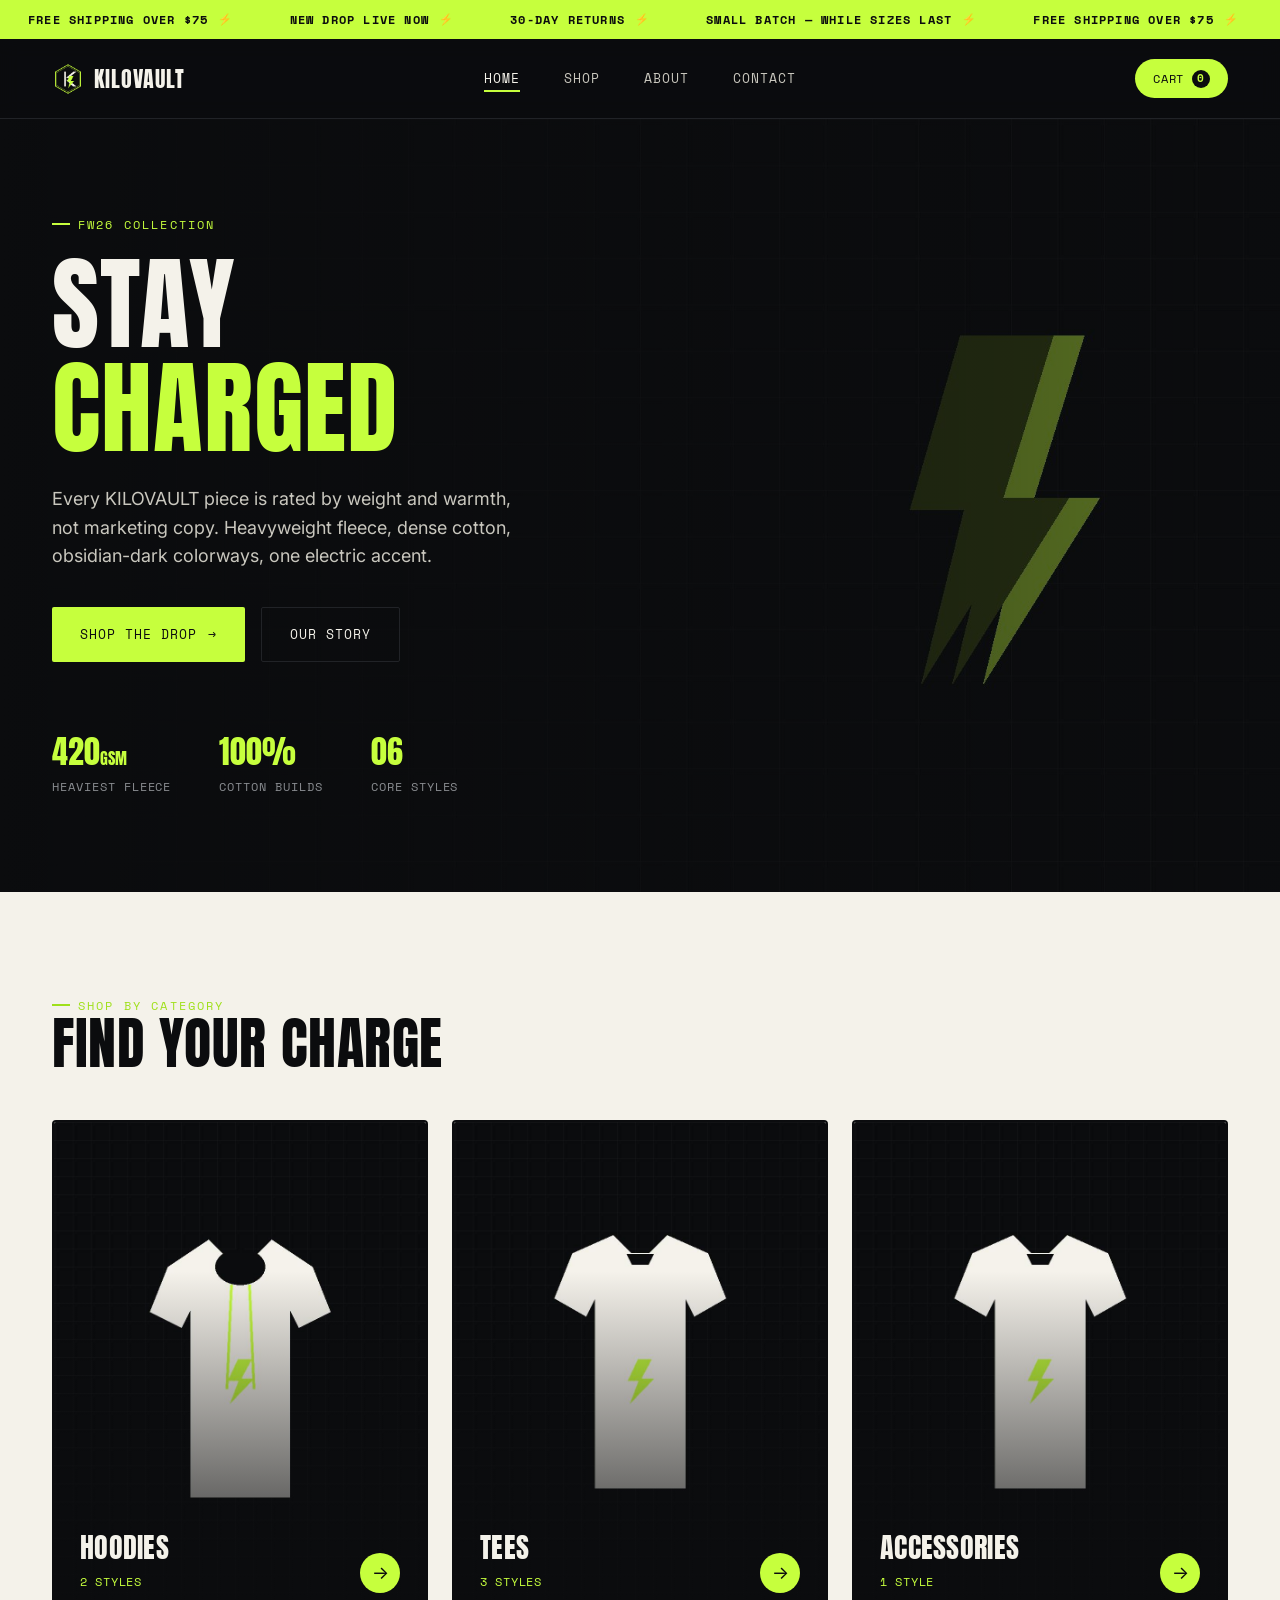
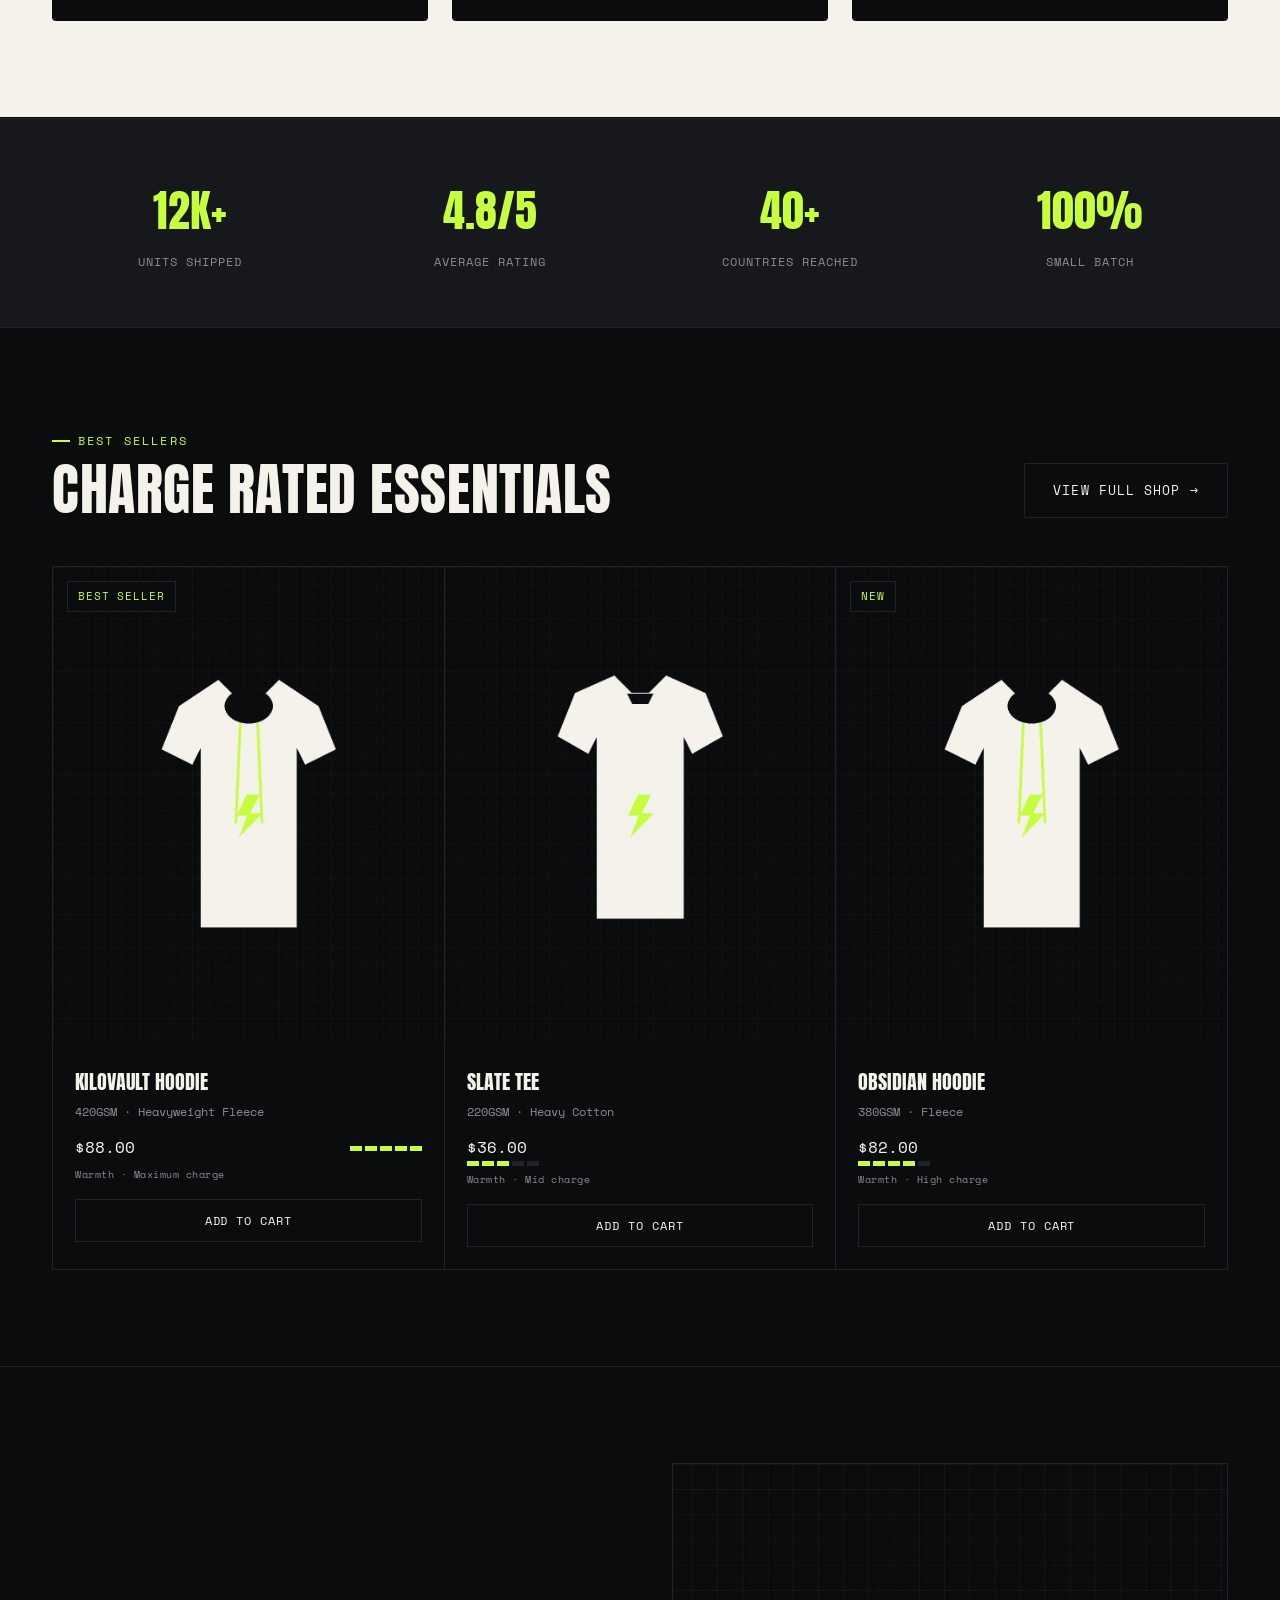
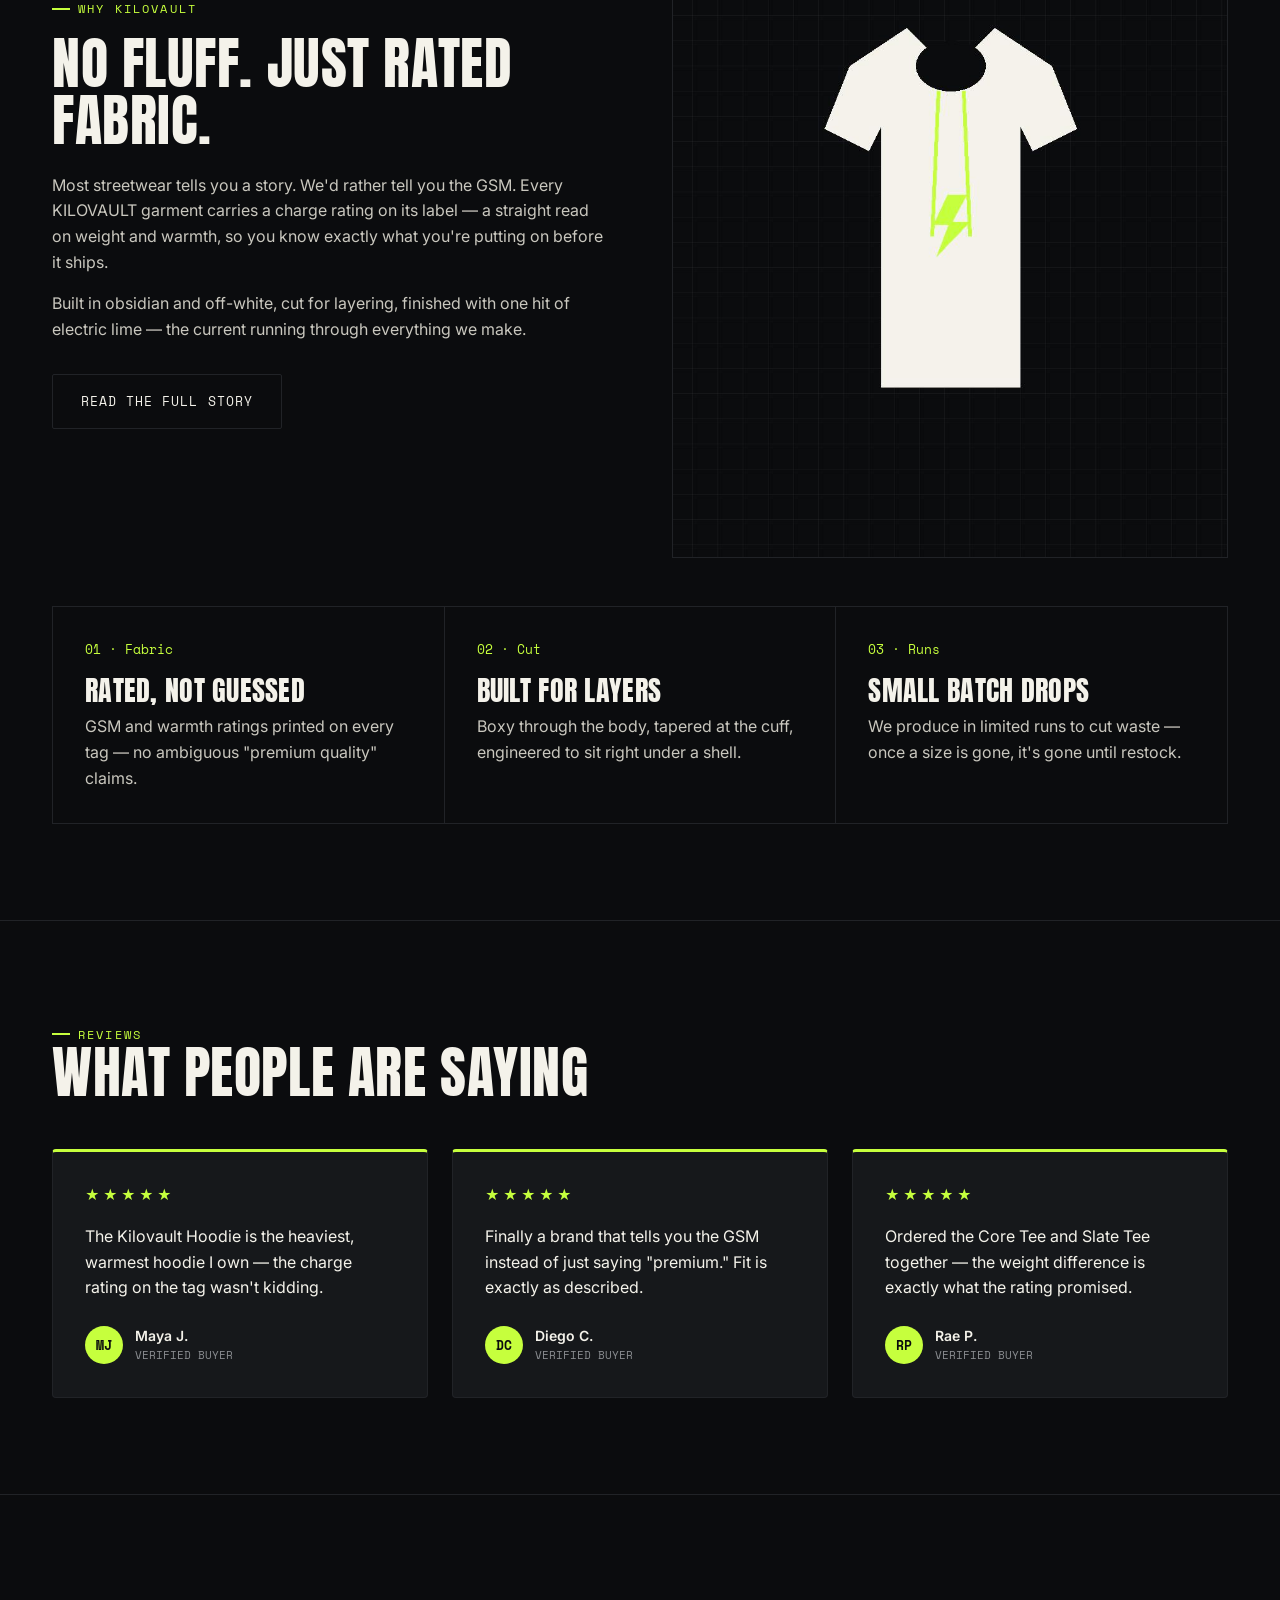
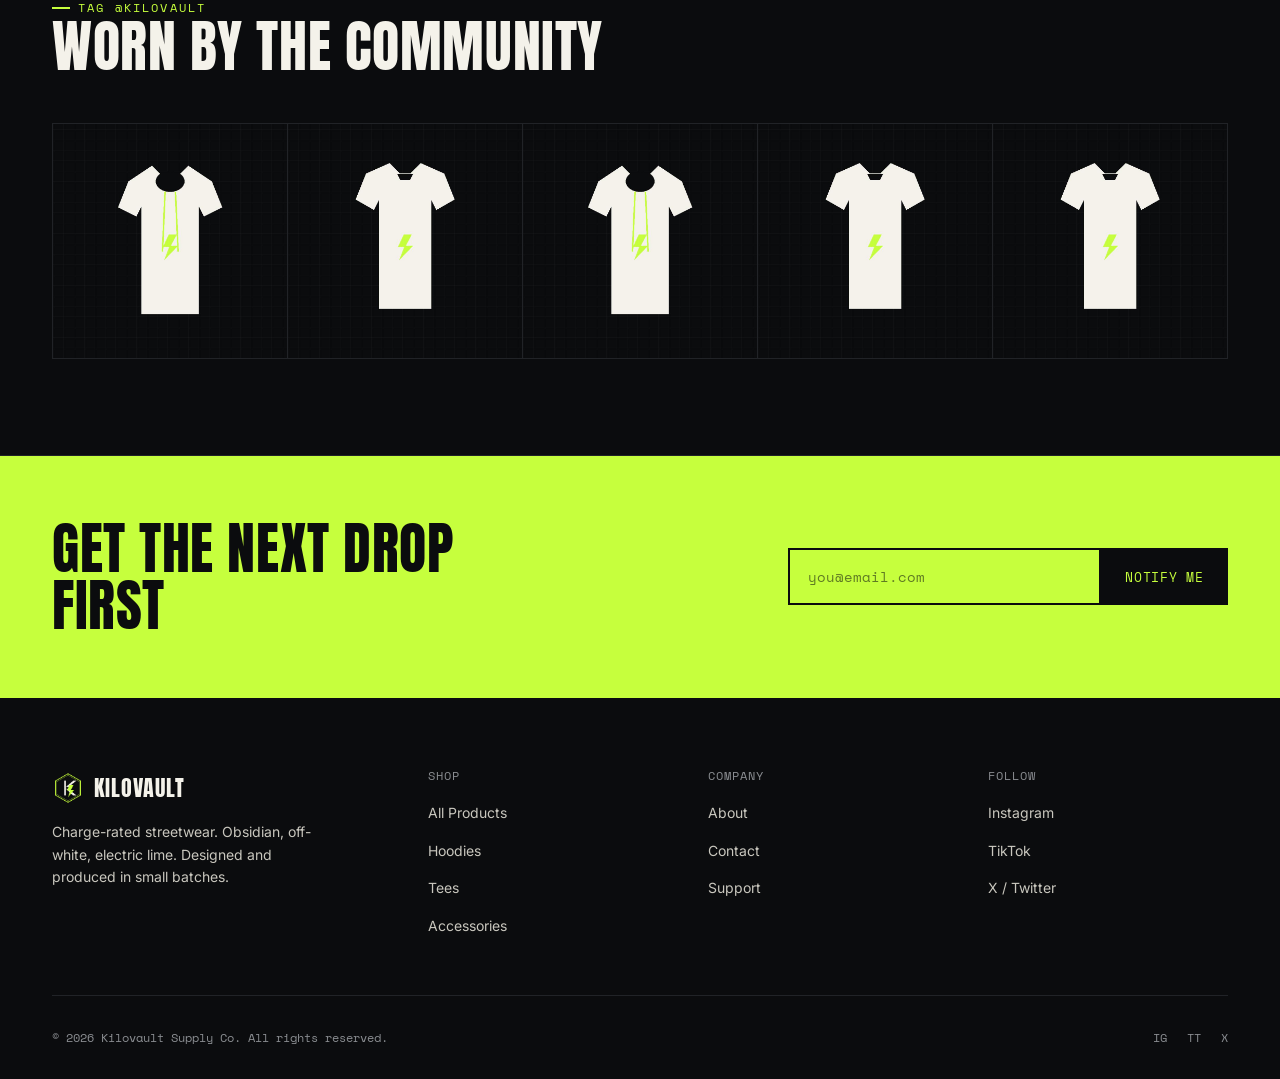
<file: index.html>
<!DOCTYPE html>
<html lang="en">
<head>
<meta charset="UTF-8">
<meta name="viewport" content="width=device-width, initial-scale=1.0">
<title>KILOVAULT — Streetwear Built for Charge</title>
<meta name="description" content="KILOVAULT is a streetwear label built around one idea: garments rated for how much they hold up. Obsidian palette, electric lime accent, off-white essentials.">
<link rel="icon" href="images/logo.png" type="image/png">
<link rel="preconnect" href="https://fonts.googleapis.com">
<link rel="preconnect" href="https://fonts.gstatic.com" crossorigin>
<link href="https://fonts.googleapis.com/css2?family=Anton&family=Inter:wght@400;500;600;700&family=Space+Mono:wght@400;700&display=swap" rel="stylesheet">
<link rel="stylesheet" href="css/style.css">
</head>
<body>

<div class="promo-bar" aria-hidden="true">
  <div class="promo-track">
    <span>Free shipping over $75</span>
    <span>New drop live now</span>
    <span>30-day returns</span>
    <span>Small batch — while sizes last</span>
    <span>Free shipping over $75</span>
    <span>New drop live now</span>
    <span>30-day returns</span>
    <span>Small batch — while sizes last</span>
  </div>
</div>

<header class="site-header">
  <nav class="nav">
    <a href="index.html" class="brand">
      <img src="images/logo.png" alt="Kilovault logo">
      KILOVAULT
    </a>
    <ul class="nav-links">
      <li><a href="index.html" aria-current="page">Home</a></li>
      <li><a href="shop.html">Shop</a></li>
      <li><a href="about.html">About</a></li>
      <li><a href="contact.html">Contact</a></li>
    </ul>
    <div class="nav-actions">
      <a href="cart.html" class="cart-btn" aria-label="View cart">
        Cart <span class="cart-count">0</span>
      </a>
      <button class="nav-toggle" aria-label="Toggle menu" aria-expanded="false">
        <span></span><span></span><span></span>
      </button>
    </div>
  </nav>
</header>

<main>

  <!-- HERO -->
  <section class="hero">
    <div class="hero-bg" aria-hidden="true"></div>
    <div class="wrap">
      <div class="hero-content">
        <span class="eyebrow">FW26 Collection</span>
        <h1>STAY<br><span class="accent">CHARGED</span></h1>
        <p class="hero-sub">Every KILOVAULT piece is rated by weight and warmth, not marketing copy. Heavyweight fleece, dense cotton, obsidian-dark colorways, one electric accent.</p>
        <div class="hero-cta">
          <a href="shop.html" class="btn btn-primary">Shop the Drop <span class="btn-arrow">→</span></a>
          <a href="about.html" class="btn btn-outline">Our Story</a>
        </div>
        <div class="hero-stats">
          <div class="hero-stat">
            <div class="num">420<span style="font-size:16px;">GSM</span></div>
            <div class="label">Heaviest Fleece</div>
          </div>
          <div class="hero-stat">
            <div class="num">100%</div>
            <div class="label">Cotton Builds</div>
          </div>
          <div class="hero-stat">
            <div class="num">06</div>
            <div class="label">Core Styles</div>
          </div>
        </div>
      </div>
    </div>
  </section>

  <!-- SHOP BY CATEGORY -->
  <section class="section section-light">
    <div class="wrap">
      <span class="eyebrow">Shop By Category</span>
      <h2>Find Your Charge</h2>
      <div class="category-grid">
        <a href="shop.html" class="category-card">
          <img src="images/hoodie1.jpg" alt="Shop hoodies">
          <div class="category-label">
            <div>
              <h3>Hoodies</h3>
              <span class="count">2 Styles</span>
            </div>
            <span class="arrow">→</span>
          </div>
        </a>
        <a href="shop.html" class="category-card">
          <img src="images/tshirt2.jpg" alt="Shop tees">
          <div class="category-label">
            <div>
              <h3>Tees</h3>
              <span class="count">3 Styles</span>
            </div>
            <span class="arrow">→</span>
          </div>
        </a>
        <a href="shop.html" class="category-card">
          <img src="images/cap1.jpg" alt="Shop accessories">
          <div class="category-label">
            <div>
              <h3>Accessories</h3>
              <span class="count">1 Style</span>
            </div>
            <span class="arrow">→</span>
          </div>
        </a>
      </div>
    </div>
  </section>

  <!-- STAT BAND -->
  <section class="stat-band">
    <div class="wrap">
      <div>
        <div class="num">12K+</div>
        <div class="label">Units Shipped</div>
      </div>
      <div>
        <div class="num">4.8/5</div>
        <div class="label">Average Rating</div>
      </div>
      <div>
        <div class="num">40+</div>
        <div class="label">Countries Reached</div>
      </div>
      <div>
        <div class="num">100%</div>
        <div class="label">Small Batch</div>
      </div>
    </div>
  </section>

  <!-- FEATURED PRODUCTS -->
  <section class="section" id="featured">
    <div class="wrap">
      <div class="section-head">
        <div>
          <span class="eyebrow">Best Sellers</span>
          <h2>Charge Rated Essentials</h2>
        </div>
        <a href="shop.html" class="btn btn-outline">View Full Shop <span class="btn-arrow">→</span></a>
      </div>

      <div class="product-grid">

        <article class="product-card">
          <div class="product-media">
            <span class="product-tag">Best Seller</span>
            <img src="images/hoodie1.jpg" alt="Kilovault Hoodie in obsidian with electric lime chest mark">
          </div>
          <div class="product-info">
            <div class="name">Kilovault Hoodie</div>
            <div class="spec">420GSM · Heavyweight Fleece</div>
            <div class="product-foot">
              <span class="price">$88.00</span>
              <div>
                <div class="charge-meter" aria-hidden="true">
                  <span class="seg on"></span><span class="seg on"></span><span class="seg on"></span><span class="seg on"></span><span class="seg on"></span>
                </div>
              </div>
            </div>
            <span class="charge-label">Warmth · Maximum charge</span>
            <button class="add-btn" data-id="hoodie1" data-name="Kilovault Hoodie" data-price="88.00" data-spec="420GSM · Heavyweight Fleece" data-image="images/hoodie1.jpg">Add to Cart</button>
          </div>
        </article>

        <article class="product-card">
          <div class="product-media">
            <img src="images/tshirt2.jpg" alt="Slate Tee in off-white with electric lime bolt mark">
          </div>
          <div class="product-info">
            <div class="name">Slate Tee</div>
            <div class="spec">220GSM · Heavy Cotton</div>
            <div class="product-foot">
              <span class="price">$36.00</span>
            </div>
            <div class="charge-meter" aria-hidden="true">
              <span class="seg on"></span><span class="seg on"></span><span class="seg on"></span><span class="seg"></span><span class="seg"></span>
            </div>
            <span class="charge-label">Warmth · Mid charge</span>
            <button class="add-btn" data-id="tshirt2" data-name="Slate Tee" data-price="36.00" data-spec="220GSM · Heavy Cotton" data-image="images/tshirt2.jpg">Add to Cart</button>
          </div>
        </article>

        <article class="product-card">
          <div class="product-media">
            <span class="product-tag">New</span>
            <img src="images/hoodie2.jpg" alt="Obsidian Hoodie with electric lime chest mark">
          </div>
          <div class="product-info">
            <div class="name">Obsidian Hoodie</div>
            <div class="spec">380GSM · Fleece</div>
            <div class="product-foot">
              <span class="price">$82.00</span>
            </div>
            <div class="charge-meter" aria-hidden="true">
              <span class="seg on"></span><span class="seg on"></span><span class="seg on"></span><span class="seg on"></span><span class="seg"></span>
            </div>
            <span class="charge-label">Warmth · High charge</span>
            <button class="add-btn" data-id="hoodie2" data-name="Obsidian Hoodie" data-price="82.00" data-spec="380GSM · Fleece" data-image="images/hoodie2.jpg">Add to Cart</button>
          </div>
        </article>

      </div>
    </div>
  </section>

  <!-- BRAND STATEMENT -->
  <section class="section">
    <div class="wrap">
      <div class="statement">
        <div>
          <span class="eyebrow">Why Kilovault</span>
          <h2>No Fluff. Just Rated Fabric.</h2>
          <p>Most streetwear tells you a story. We'd rather tell you the GSM. Every KILOVAULT garment carries a charge rating on its label — a straight read on weight and warmth, so you know exactly what you're putting on before it ships.</p>
          <p style="margin-top:16px;">Built in obsidian and off-white, cut for layering, finished with one hit of electric lime — the current running through everything we make.</p>
          <a href="about.html" class="btn btn-outline" style="margin-top:32px;">Read the Full Story</a>
        </div>
        <div class="statement-media">
          <img src="images/hoodie1.jpg" alt="Model wearing the Kilovault Hoodie">
        </div>
      </div>

      <div class="value-list">
        <div class="value-item">
          <span class="mark">01 · Fabric</span>
          <h3>Rated, Not Guessed</h3>
          <p>GSM and warmth ratings printed on every tag — no ambiguous "premium quality" claims.</p>
        </div>
        <div class="value-item">
          <span class="mark">02 · Cut</span>
          <h3>Built for Layers</h3>
          <p>Boxy through the body, tapered at the cuff, engineered to sit right under a shell.</p>
        </div>
        <div class="value-item">
          <span class="mark">03 · Runs</span>
          <h3>Small Batch Drops</h3>
          <p>We produce in limited runs to cut waste — once a size is gone, it's gone until restock.</p>
        </div>
      </div>
    </div>
  </section>

  <!-- TESTIMONIALS -->
  <section class="section">
    <div class="wrap">
      <span class="eyebrow">Reviews</span>
      <h2>What People Are Saying</h2>
      <div class="testimonial-grid">
        <div class="testimonial-card">
          <div class="testimonial-stars">★★★★★</div>
          <p class="testimonial-quote">The Kilovault Hoodie is the heaviest, warmest hoodie I own — the charge rating on the tag wasn't kidding.</p>
          <div class="testimonial-author">
            <div class="testimonial-avatar">MJ</div>
            <div>
              <div class="testimonial-name">Maya J.</div>
              <div class="testimonial-role">Verified Buyer</div>
            </div>
          </div>
        </div>
        <div class="testimonial-card">
          <div class="testimonial-stars">★★★★★</div>
          <p class="testimonial-quote">Finally a brand that tells you the GSM instead of just saying "premium." Fit is exactly as described.</p>
          <div class="testimonial-author">
            <div class="testimonial-avatar">DC</div>
            <div>
              <div class="testimonial-name">Diego C.</div>
              <div class="testimonial-role">Verified Buyer</div>
            </div>
          </div>
        </div>
        <div class="testimonial-card">
          <div class="testimonial-stars">★★★★★</div>
          <p class="testimonial-quote">Ordered the Core Tee and Slate Tee together — the weight difference is exactly what the rating promised.</p>
          <div class="testimonial-author">
            <div class="testimonial-avatar">RP</div>
            <div>
              <div class="testimonial-name">Rae P.</div>
              <div class="testimonial-role">Verified Buyer</div>
            </div>
          </div>
        </div>
      </div>
    </div>
  </section>

  <!-- COMMUNITY GALLERY -->
  <section class="section">
    <div class="wrap">
      <span class="eyebrow">Tag @kilovault</span>
      <h2>Worn By The Community</h2>
      <div class="gallery-strip">
        <div class="gallery-item"><img src="images/hoodie1.jpg" alt="Community photo wearing Kilovault Hoodie"></div>
        <div class="gallery-item"><img src="images/tshirt1.jpg" alt="Community photo wearing Core Tee"></div>
        <div class="gallery-item"><img src="images/hoodie2.jpg" alt="Community photo wearing Obsidian Hoodie"></div>
        <div class="gallery-item"><img src="images/tshirt2.jpg" alt="Community photo wearing Slate Tee"></div>
        <div class="gallery-item"><img src="images/tshirt3.jpg" alt="Community photo wearing Grid Tee"></div>
      </div>
    </div>
  </section>

  <!-- NEWSLETTER -->
  <section class="newsletter">
    <div class="wrap">
      <h2>Get the Next Drop First</h2>
      <form class="newsletter-form">
        <label for="newsletter-email" class="sr-only" style="position:absolute;left:-9999px;">Email address</label>
        <input type="email" id="newsletter-email" placeholder="you@email.com" required>
        <button type="submit">Notify Me</button>
      </form>
    </div>
  </section>

</main>

<footer class="site-footer">
  <div class="wrap">
    <div class="footer-top">
      <div class="footer-brand">
        <a href="index.html" class="brand">
          <img src="images/logo.png" alt="Kilovault logo">
          KILOVAULT
        </a>
        <p>Charge-rated streetwear. Obsidian, off-white, electric lime. Designed and produced in small batches.</p>
      </div>
      <div class="footer-col">
        <h4>Shop</h4>
        <ul>
          <li><a href="shop.html">All Products</a></li>
          <li><a href="shop.html">Hoodies</a></li>
          <li><a href="shop.html">Tees</a></li>
          <li><a href="shop.html">Accessories</a></li>
        </ul>
      </div>
      <div class="footer-col">
        <h4>Company</h4>
        <ul>
          <li><a href="about.html">About</a></li>
          <li><a href="contact.html">Contact</a></li>
          <li><a href="contact.html">Support</a></li>
        </ul>
      </div>
      <div class="footer-col">
        <h4>Follow</h4>
        <ul>
          <li><a href="#">Instagram</a></li>
          <li><a href="#">TikTok</a></li>
          <li><a href="#">X / Twitter</a></li>
        </ul>
      </div>
    </div>
    <div class="footer-bottom">
      <span>© 2026 Kilovault Supply Co. All rights reserved.</span>
      <div class="socials">
        <a href="#" aria-label="Instagram">IG</a>
        <a href="#" aria-label="TikTok">TT</a>
        <a href="#" aria-label="X / Twitter">X</a>
      </div>
    </div>
  </div>
</footer>

<script src="js/script.js"></script>
</body>
</html>
</file>
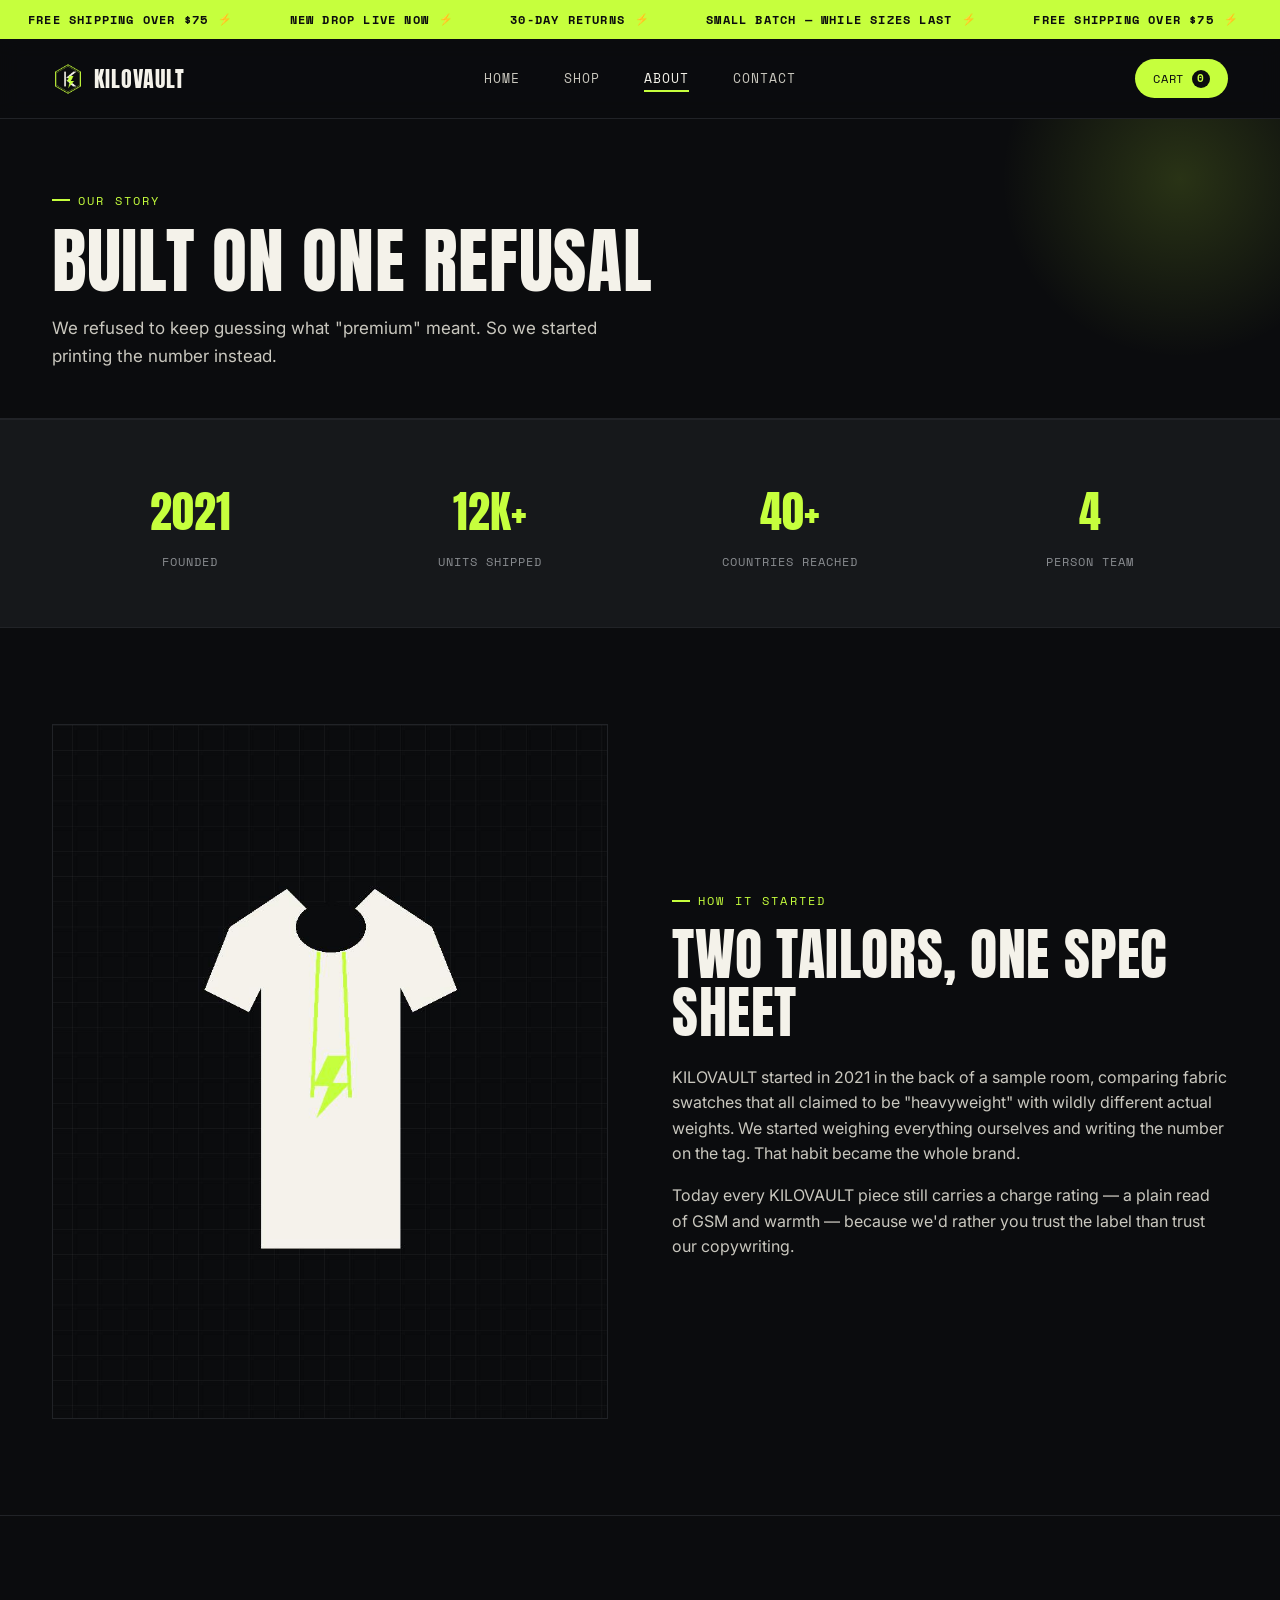
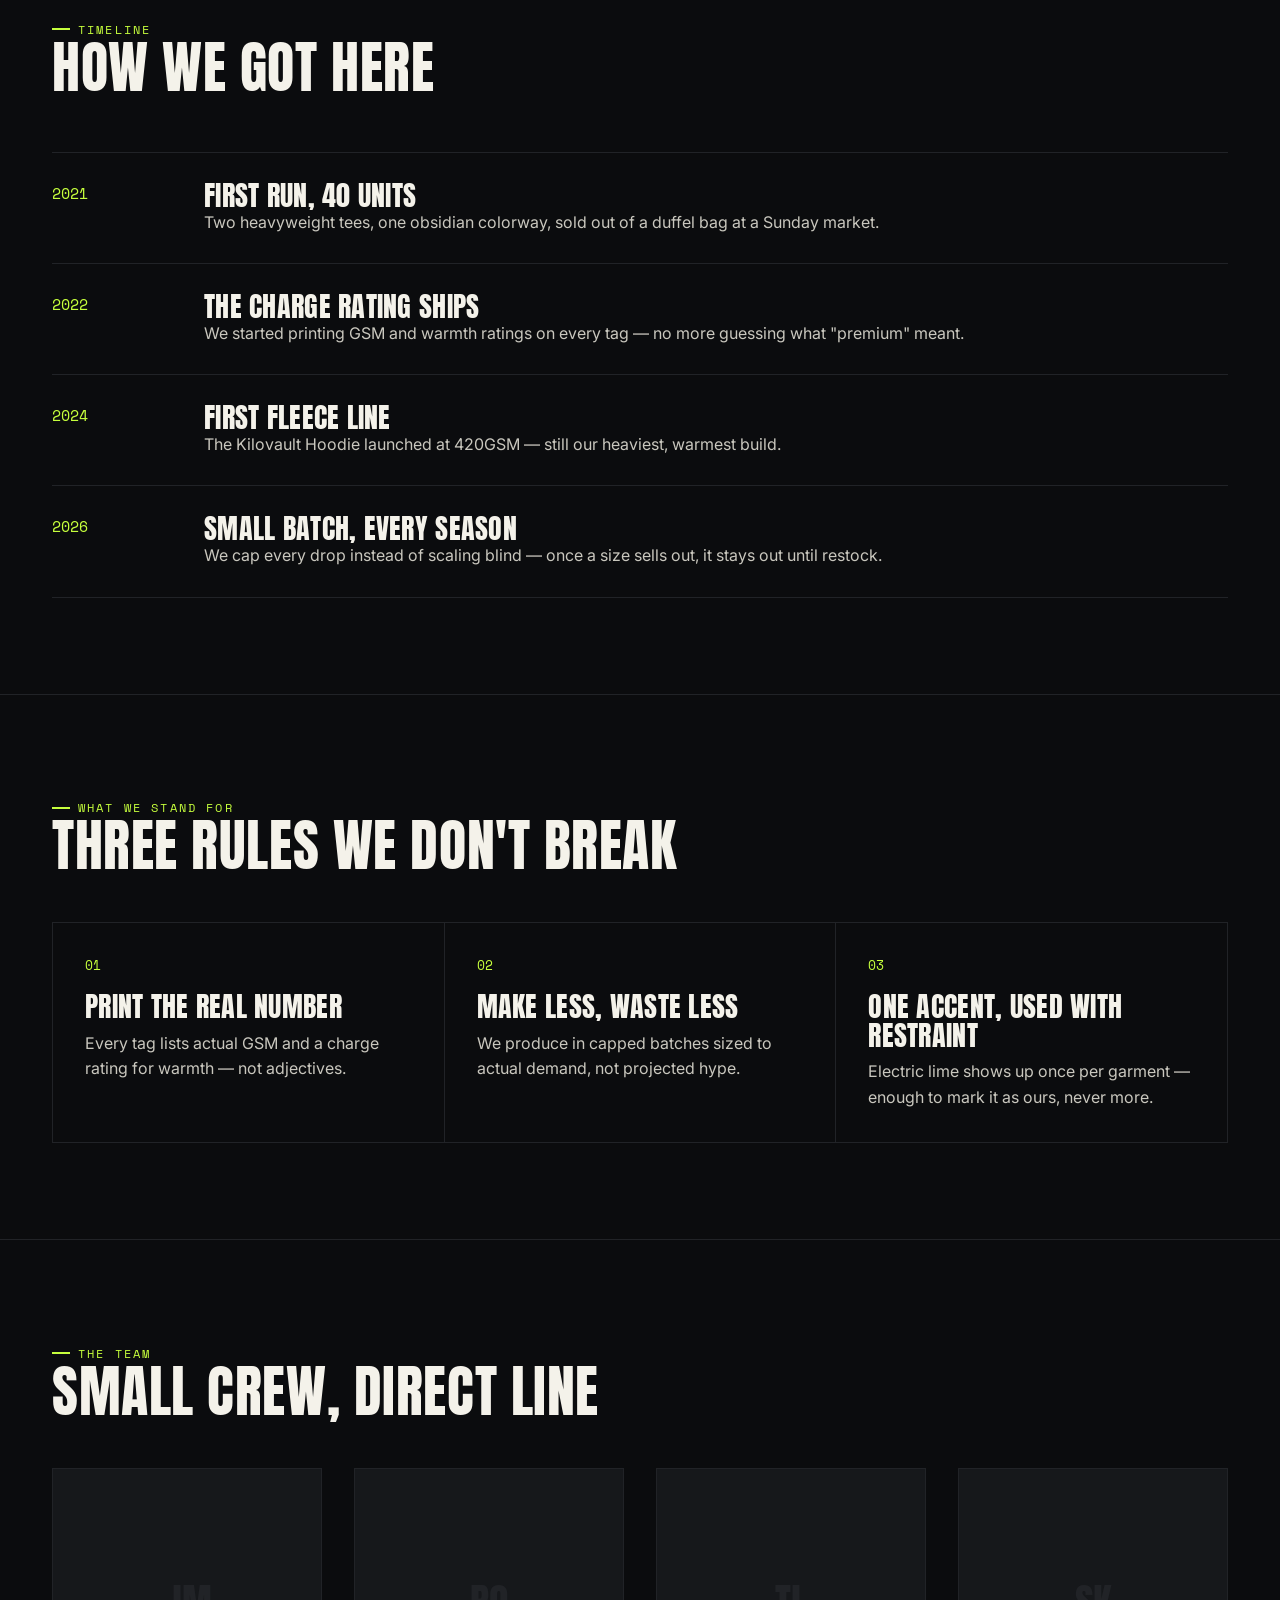
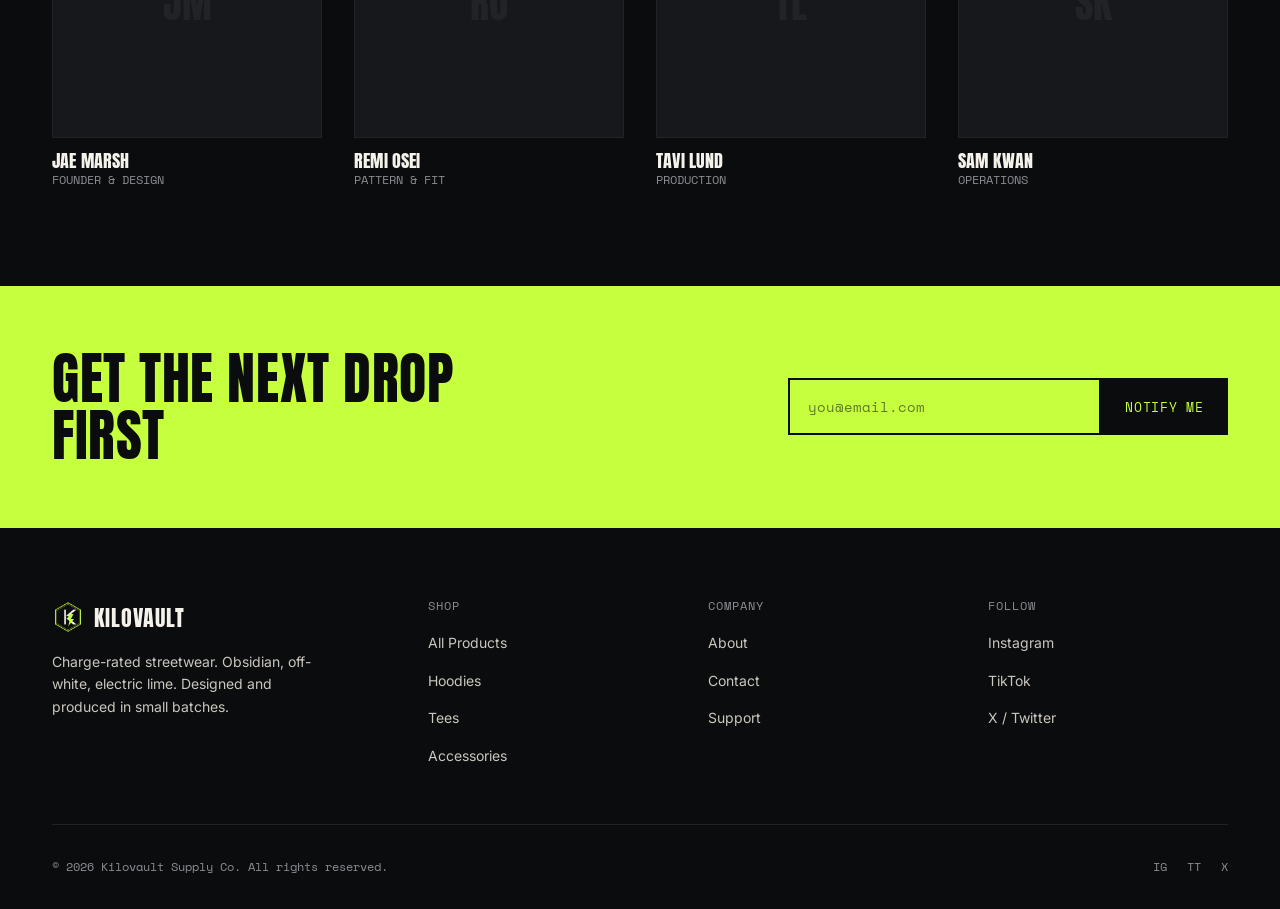
<file: about.html>
<!DOCTYPE html>
<html lang="en">
<head>
<meta charset="UTF-8">
<meta name="viewport" content="width=device-width, initial-scale=1.0">
<title>About — KILOVAULT</title>
<meta name="description" content="KILOVAULT is a small-batch streetwear label built on rated fabric, not marketing claims. Learn our story.">
<link rel="icon" href="images/logo.png" type="image/png">
<link rel="preconnect" href="https://fonts.googleapis.com">
<link rel="preconnect" href="https://fonts.gstatic.com" crossorigin>
<link href="https://fonts.googleapis.com/css2?family=Anton&family=Inter:wght@400;500;600;700&family=Space+Mono:wght@400;700&display=swap" rel="stylesheet">
<link rel="stylesheet" href="css/style.css">
</head>
<body>

<div class="promo-bar" aria-hidden="true">
  <div class="promo-track">
    <span>Free shipping over $75</span>
    <span>New drop live now</span>
    <span>30-day returns</span>
    <span>Small batch — while sizes last</span>
    <span>Free shipping over $75</span>
    <span>New drop live now</span>
    <span>30-day returns</span>
    <span>Small batch — while sizes last</span>
  </div>
</div>

<header class="site-header">
  <nav class="nav">
    <a href="index.html" class="brand">
      <img src="images/logo.png" alt="Kilovault logo">
      KILOVAULT
    </a>
    <ul class="nav-links">
      <li><a href="index.html">Home</a></li>
      <li><a href="shop.html">Shop</a></li>
      <li><a href="about.html" aria-current="page">About</a></li>
      <li><a href="contact.html">Contact</a></li>
    </ul>
    <div class="nav-actions">
      <a href="cart.html" class="cart-btn" aria-label="View cart">
        Cart <span class="cart-count">0</span>
      </a>
      <button class="nav-toggle" aria-label="Toggle menu" aria-expanded="false">
        <span></span><span></span><span></span>
      </button>
    </div>
  </nav>
</header>

<main>

  <section class="page-header">
    <div class="wrap">
      <span class="eyebrow">Our Story</span>
      <h1>Built on One Refusal</h1>
      <p>We refused to keep guessing what "premium" meant. So we started printing the number instead.</p>
    </div>
  </section>

  <section class="stat-band">
    <div class="wrap">
      <div>
        <div class="num">2021</div>
        <div class="label">Founded</div>
      </div>
      <div>
        <div class="num">12K+</div>
        <div class="label">Units Shipped</div>
      </div>
      <div>
        <div class="num">40+</div>
        <div class="label">Countries Reached</div>
      </div>
      <div>
        <div class="num">4</div>
        <div class="label">Person Team</div>
      </div>
    </div>
  </section>

  <section class="section">
    <div class="wrap">
      <div class="statement">
        <div class="statement-media">
          <img src="images/hoodie2.jpg" alt="KILOVAULT Obsidian Hoodie flat lay">
        </div>
        <div>
          <span class="eyebrow">How It Started</span>
          <h2>Two Tailors, One Spec Sheet</h2>
          <p>KILOVAULT started in 2021 in the back of a sample room, comparing fabric swatches that all claimed to be "heavyweight" with wildly different actual weights. We started weighing everything ourselves and writing the number on the tag. That habit became the whole brand.</p>
          <p style="margin-top:16px;">Today every KILOVAULT piece still carries a charge rating — a plain read of GSM and warmth — because we'd rather you trust the label than trust our copywriting.</p>
        </div>
      </div>
    </div>
  </section>

  <section class="section">
    <div class="wrap">
      <span class="eyebrow">Timeline</span>
      <h2>How We Got Here</h2>
      <div class="timeline">
        <div class="timeline-row">
          <div class="year">2021</div>
          <div>
            <h3>First Run, 40 Units</h3>
            <p>Two heavyweight tees, one obsidian colorway, sold out of a duffel bag at a Sunday market.</p>
          </div>
        </div>
        <div class="timeline-row">
          <div class="year">2022</div>
          <div>
            <h3>The Charge Rating Ships</h3>
            <p>We started printing GSM and warmth ratings on every tag — no more guessing what "premium" meant.</p>
          </div>
        </div>
        <div class="timeline-row">
          <div class="year">2024</div>
          <div>
            <h3>First Fleece Line</h3>
            <p>The Kilovault Hoodie launched at 420GSM — still our heaviest, warmest build.</p>
          </div>
        </div>
        <div class="timeline-row">
          <div class="year">2026</div>
          <div>
            <h3>Small Batch, Every Season</h3>
            <p>We cap every drop instead of scaling blind — once a size sells out, it stays out until restock.</p>
          </div>
        </div>
      </div>
    </div>
  </section>

  <section class="section">
    <div class="wrap">
      <span class="eyebrow">What We Stand For</span>
      <h2>Three Rules We Don't Break</h2>
      <div class="value-list">
        <div class="value-item">
          <span class="mark">01</span>
          <h3>Print the Real Number</h3>
          <p>Every tag lists actual GSM and a charge rating for warmth — not adjectives.</p>
        </div>
        <div class="value-item">
          <span class="mark">02</span>
          <h3>Make Less, Waste Less</h3>
          <p>We produce in capped batches sized to actual demand, not projected hype.</p>
        </div>
        <div class="value-item">
          <span class="mark">03</span>
          <h3>One Accent, Used With Restraint</h3>
          <p>Electric lime shows up once per garment — enough to mark it as ours, never more.</p>
        </div>
      </div>
    </div>
  </section>

  <section class="section" style="border-bottom:none;">
    <div class="wrap">
      <span class="eyebrow">The Team</span>
      <h2>Small Crew, Direct Line</h2>
      <div class="team-grid">
        <div class="team-card">
          <div class="photo">JM</div>
          <h3 style="font-size:18px;">Jae Marsh</h3>
          <div class="role">Founder &amp; Design</div>
        </div>
        <div class="team-card">
          <div class="photo">RO</div>
          <h3 style="font-size:18px;">Remi Osei</h3>
          <div class="role">Pattern &amp; Fit</div>
        </div>
        <div class="team-card">
          <div class="photo">TL</div>
          <h3 style="font-size:18px;">Tavi Lund</h3>
          <div class="role">Production</div>
        </div>
        <div class="team-card">
          <div class="photo">SK</div>
          <h3 style="font-size:18px;">Sam Kwan</h3>
          <div class="role">Operations</div>
        </div>
      </div>
    </div>
  </section>

  <section class="newsletter">
    <div class="wrap">
      <h2>Get the Next Drop First</h2>
      <form class="newsletter-form">
        <label for="newsletter-email-about" class="sr-only" style="position:absolute;left:-9999px;">Email address</label>
        <input type="email" id="newsletter-email-about" placeholder="you@email.com" required>
        <button type="submit">Notify Me</button>
      </form>
    </div>
  </section>

</main>

<footer class="site-footer">
  <div class="wrap">
    <div class="footer-top">
      <div class="footer-brand">
        <a href="index.html" class="brand">
          <img src="images/logo.png" alt="Kilovault logo">
          KILOVAULT
        </a>
        <p>Charge-rated streetwear. Obsidian, off-white, electric lime. Designed and produced in small batches.</p>
      </div>
      <div class="footer-col">
        <h4>Shop</h4>
        <ul>
          <li><a href="shop.html">All Products</a></li>
          <li><a href="shop.html">Hoodies</a></li>
          <li><a href="shop.html">Tees</a></li>
          <li><a href="shop.html">Accessories</a></li>
        </ul>
      </div>
      <div class="footer-col">
        <h4>Company</h4>
        <ul>
          <li><a href="about.html">About</a></li>
          <li><a href="contact.html">Contact</a></li>
          <li><a href="contact.html">Support</a></li>
        </ul>
      </div>
      <div class="footer-col">
        <h4>Follow</h4>
        <ul>
          <li><a href="#">Instagram</a></li>
          <li><a href="#">TikTok</a></li>
          <li><a href="#">X / Twitter</a></li>
        </ul>
      </div>
    </div>
    <div class="footer-bottom">
      <span>© 2026 Kilovault Supply Co. All rights reserved.</span>
      <div class="socials">
        <a href="#" aria-label="Instagram">IG</a>
        <a href="#" aria-label="TikTok">TT</a>
        <a href="#" aria-label="X / Twitter">X</a>
      </div>
    </div>
  </div>
</footer>

<script src="js/script.js"></script>
</body>
</html>
</file>
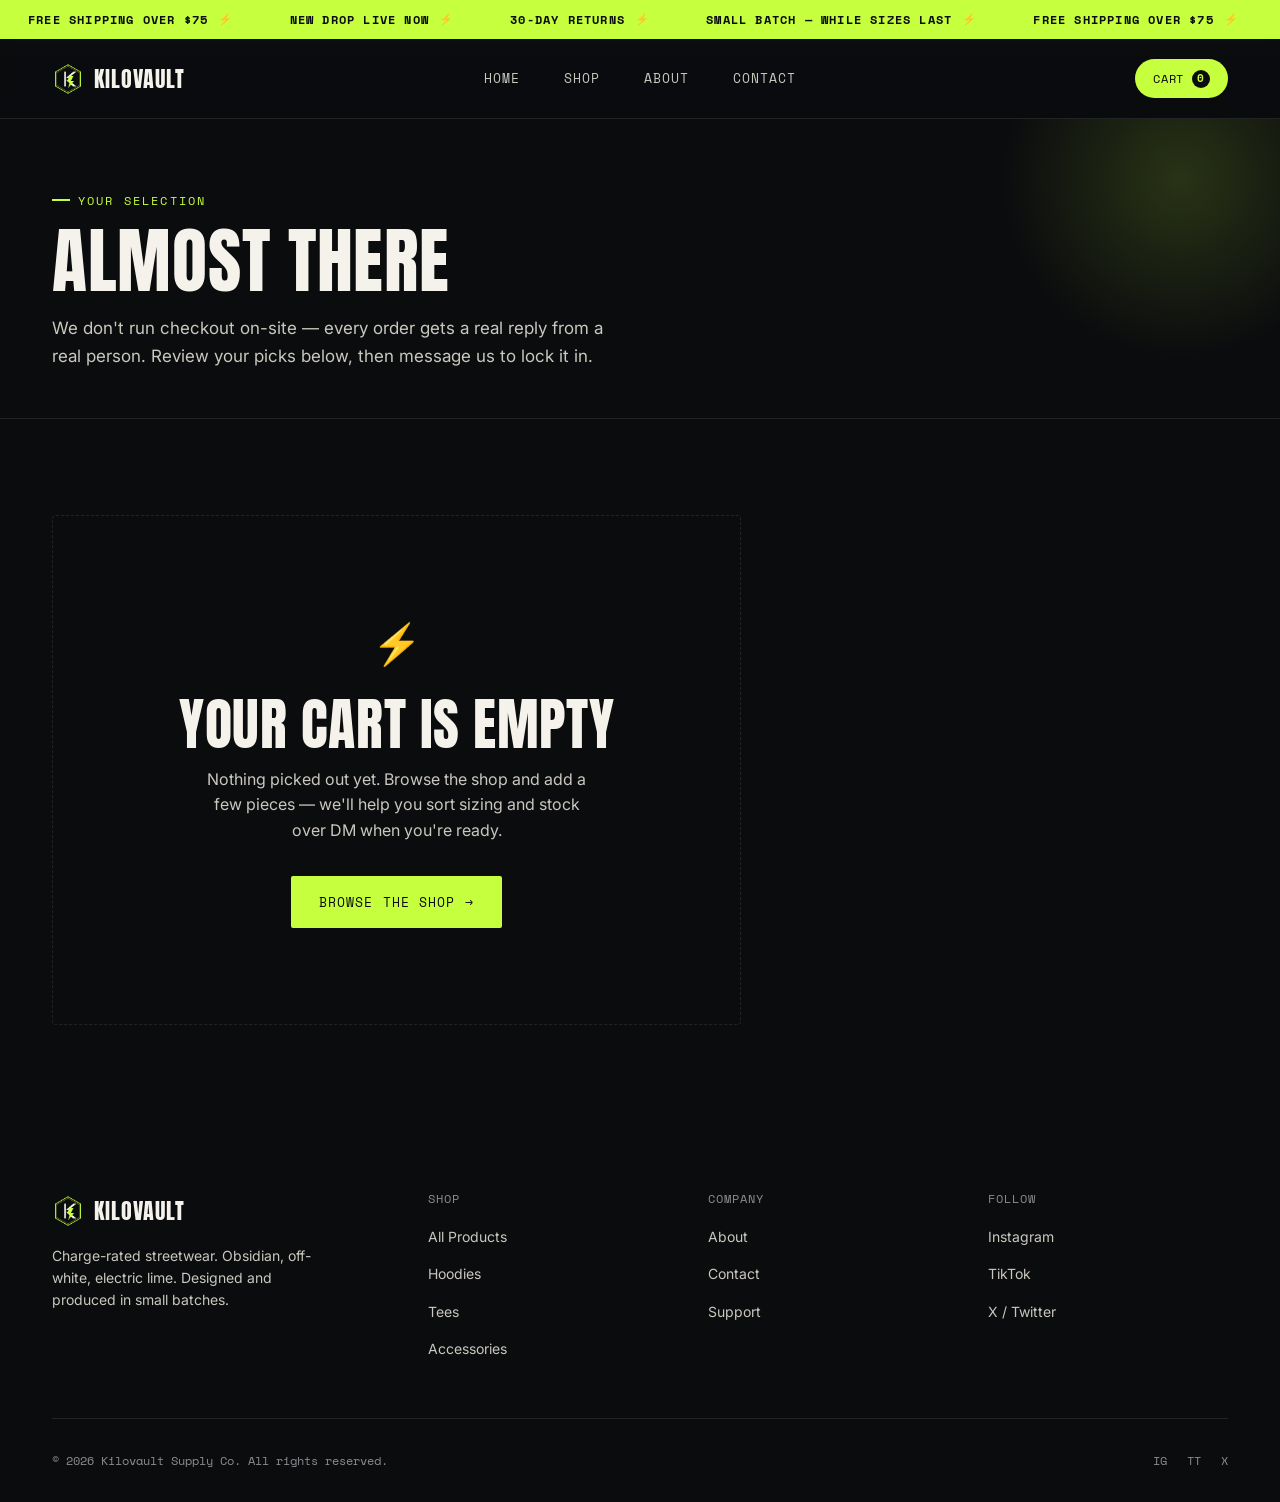
<file: cart.html>
<!DOCTYPE html>
<html lang="en">
<head>
<meta charset="UTF-8">
<meta name="viewport" content="width=device-width, initial-scale=1.0">
<title>Your Cart — KILOVAULT</title>
<meta name="description" content="Review your selection and message KILOVAULT on Instagram to complete your order — quick, personal, and no bots involved.">
<link rel="icon" href="images/logo.png" type="image/png">
<link rel="preconnect" href="https://fonts.googleapis.com">
<link rel="preconnect" href="https://fonts.gstatic.com" crossorigin>
<link href="https://fonts.googleapis.com/css2?family=Anton&family=Inter:wght@400;500;600;700&family=Space+Mono:wght@400;700&display=swap" rel="stylesheet">
<link rel="stylesheet" href="css/style.css">
</head>
<body>

<div class="promo-bar" aria-hidden="true">
  <div class="promo-track">
    <span>Free shipping over $75</span>
    <span>New drop live now</span>
    <span>30-day returns</span>
    <span>Small batch — while sizes last</span>
    <span>Free shipping over $75</span>
    <span>New drop live now</span>
    <span>30-day returns</span>
    <span>Small batch — while sizes last</span>
  </div>
</div>

<header class="site-header">
  <nav class="nav">
    <a href="index.html" class="brand">
      <img src="images/logo.png" alt="Kilovault logo">
      KILOVAULT
    </a>
    <ul class="nav-links">
      <li><a href="index.html">Home</a></li>
      <li><a href="shop.html">Shop</a></li>
      <li><a href="about.html">About</a></li>
      <li><a href="contact.html">Contact</a></li>
    </ul>
    <div class="nav-actions">
      <a href="cart.html" class="cart-btn" aria-label="View cart" aria-current="page">
        Cart <span class="cart-count">0</span>
      </a>
      <button class="nav-toggle" aria-label="Toggle menu" aria-expanded="false">
        <span></span><span></span><span></span>
      </button>
    </div>
  </nav>
</header>

<main>

  <section class="page-header">
    <div class="wrap">
      <span class="eyebrow">Your Selection</span>
      <h1>Almost There</h1>
      <p>We don't run checkout on-site — every order gets a real reply from a real person. Review your picks below, then message us to lock it in.</p>
    </div>
  </section>

  <section class="section" style="border-bottom:none;">
    <div class="wrap">
      <div class="cart-layout">

        <div>
          <div id="cart-root"><!-- populated by script.js --></div>
        </div>

        <aside id="cart-summary" class="cart-summary"><!-- populated by script.js --></aside>

      </div>
    </div>
  </section>

</main>

<footer class="site-footer">
  <div class="wrap">
    <div class="footer-top">
      <div class="footer-brand">
        <a href="index.html" class="brand">
          <img src="images/logo.png" alt="Kilovault logo">
          KILOVAULT
        </a>
        <p>Charge-rated streetwear. Obsidian, off-white, electric lime. Designed and produced in small batches.</p>
      </div>
      <div class="footer-col">
        <h4>Shop</h4>
        <ul>
          <li><a href="shop.html">All Products</a></li>
          <li><a href="shop.html">Hoodies</a></li>
          <li><a href="shop.html">Tees</a></li>
          <li><a href="shop.html">Accessories</a></li>
        </ul>
      </div>
      <div class="footer-col">
        <h4>Company</h4>
        <ul>
          <li><a href="about.html">About</a></li>
          <li><a href="contact.html">Contact</a></li>
          <li><a href="contact.html">Support</a></li>
        </ul>
      </div>
      <div class="footer-col">
        <h4>Follow</h4>
        <ul>
          <li><a href="#">Instagram</a></li>
          <li><a href="#">TikTok</a></li>
          <li><a href="#">X / Twitter</a></li>
        </ul>
      </div>
    </div>
    <div class="footer-bottom">
      <span>© 2026 Kilovault Supply Co. All rights reserved.</span>
      <div class="socials">
        <a href="#" aria-label="Instagram">IG</a>
        <a href="#" aria-label="TikTok">TT</a>
        <a href="#" aria-label="X / Twitter">X</a>
      </div>
    </div>
  </div>
</footer>

<script src="js/script.js"></script>
</body>
</html>
</file>
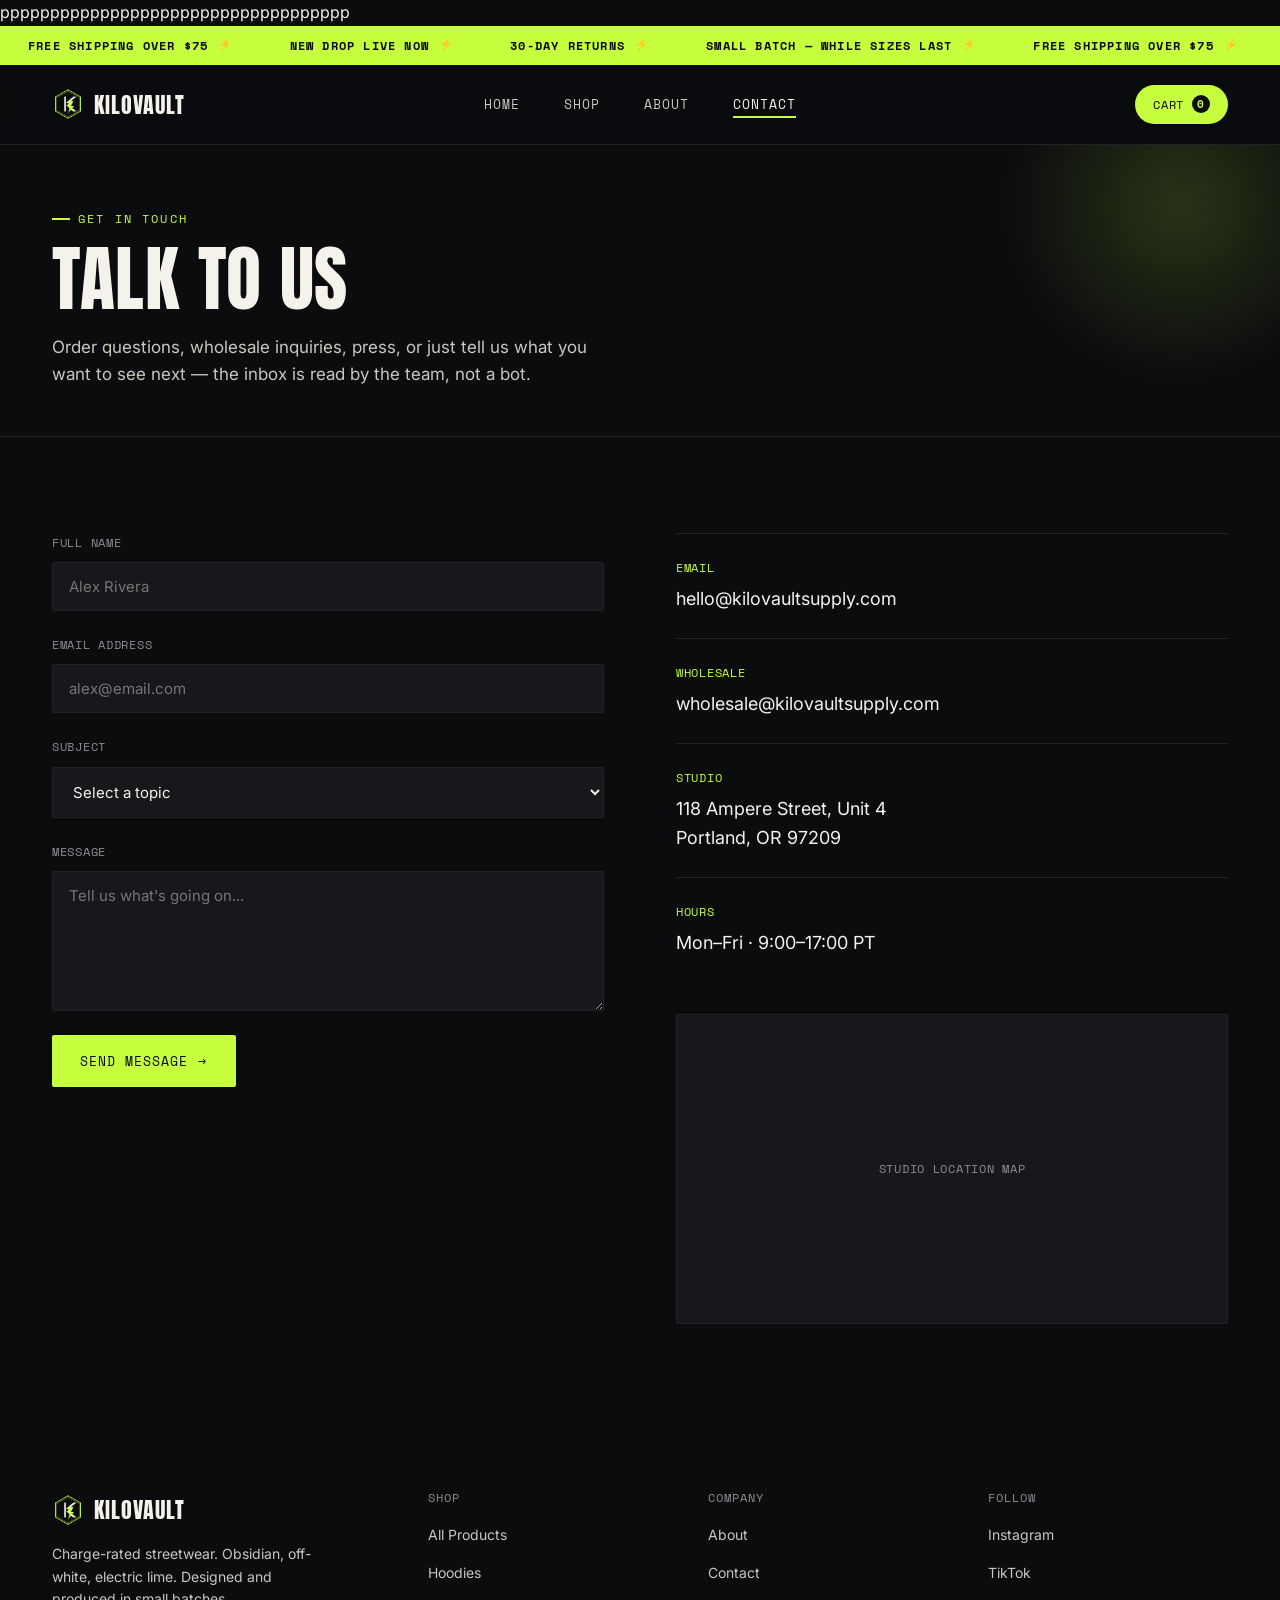
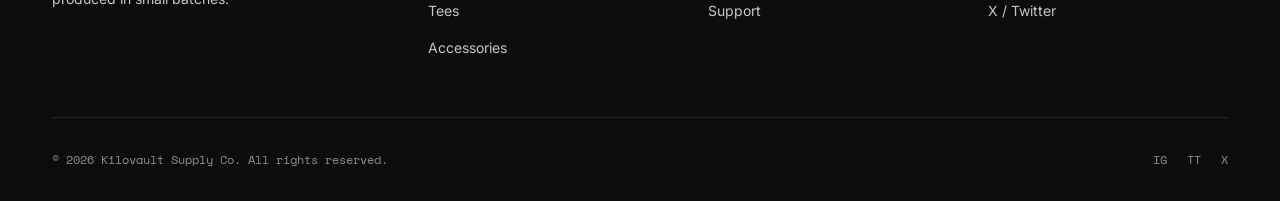
<file: contact.html>
ppppppppppppppppppppppppppppppppppp<!DOCTYPE html>
<html lang="en">
<head>
<meta charset="UTF-8">
<meta name="viewport" content="width=device-width, initial-scale=1.0">
<title>Contact — KILOVAULT</title>
<meta name="description" content="Get in touch with KILOVAULT — order support, wholesale inquiries, and press.">
<link rel="icon" href="images/logo.png" type="image/png">
<link rel="preconnect" href="https://fonts.googleapis.com">
<link rel="preconnect" href="https://fonts.gstatic.com" crossorigin>
<link href="https://fonts.googleapis.com/css2?family=Anton&family=Inter:wght@400;500;600;700&family=Space+Mono:wght@400;700&display=swap" rel="stylesheet">
<link rel="stylesheet" href="css/style.css">
</head>
<body>

<div class="promo-bar" aria-hidden="true">
  <div class="promo-track">
    <span>Free shipping over $75</span>
    <span>New drop live now</span>
    <span>30-day returns</span>
    <span>Small batch — while sizes last</span>
    <span>Free shipping over $75</span>
    <span>New drop live now</span>
    <span>30-day returns</span>
    <span>Small batch — while sizes last</span>
  </div>
</div>

<header class="site-header">
  <nav class="nav">
    <a href="index.html" class="brand">
      <img src="images/logo.png" alt="Kilovault logo">
      KILOVAULT
    </a>
    <ul class="nav-links">
      <li><a href="index.html">Home</a></li>
      <li><a href="shop.html">Shop</a></li>
      <li><a href="about.html">About</a></li>
      <li><a href="contact.html" aria-current="page">Contact</a></li>
    </ul>
    <div class="nav-actions">
      <a href="cart.html" class="cart-btn" aria-label="View cart">
        Cart <span class="cart-count">0</span>
      </a>
      <button class="nav-toggle" aria-label="Toggle menu" aria-expanded="false">
        <span></span><span></span><span></span>
      </button>
    </div>
  </nav>
</header>

<main>

  <section class="page-header">
    <div class="wrap">
      <span class="eyebrow">Get In Touch</span>
      <h1>Talk to Us</h1>
      <p>Order questions, wholesale inquiries, press, or just tell us what you want to see next — the inbox is read by the team, not a bot.</p>
    </div>
  </section>

  <section class="section" style="border-bottom:none;">
    <div class="wrap">
      <div class="contact-grid">

        <div>
          <form id="contact-form" novalidate>
            <div class="field">
              <label for="name">Full Name</label>
              <input type="text" id="name" name="name" placeholder="Alex Rivera" required>
              <span class="field-error">Enter your full name.</span>
            </div>
            <div class="field">
              <label for="email">Email Address</label>
              <input type="email" id="email" name="email" placeholder="alex@email.com" required>
              <span class="field-error">Enter a valid email address.</span>
            </div>
            <div class="field">
              <label for="subject">Subject</label>
              <select id="subject" name="subject" required>
                <option value="">Select a topic</option>
                <option value="order">Order Support</option>
                <option value="wholesale">Wholesale Inquiry</option>
                <option value="press">Press</option>
                <option value="other">Something Else</option>
              </select>
              <span class="field-error">Let us know what this is about.</span>
            </div>
            <div class="field">
              <label for="message">Message</label>
              <textarea id="message" name="message" placeholder="Tell us what's going on..." required></textarea>
              <span class="field-error">Message should be at least 10 characters.</span>
            </div>
            <button type="submit" class="btn btn-primary">Send Message <span class="btn-arrow">→</span></button>
            <p id="form-status" class="form-status"></p>
          </form>
        </div>

        <div>
          <div class="contact-info-item">
            <span class="mark">Email</span>
            <div class="val">hello@kilovaultsupply.com</div>
          </div>
          <div class="contact-info-item">
            <span class="mark">Wholesale</span>
            <div class="val">wholesale@kilovaultsupply.com</div>
          </div>
          <div class="contact-info-item">
            <span class="mark">Studio</span>
            <div class="val">118 Ampere Street, Unit 4<br>Portland, OR 97209</div>
          </div>
          <div class="contact-info-item">
            <span class="mark">Hours</span>
            <div class="val">Mon–Fri · 9:00–17:00 PT</div>
          </div>

          <div class="map-block">Studio Location Map</div>
        </div>

      </div>
    </div>
  </section>

</main>

<footer class="site-footer">
  <div class="wrap">
    <div class="footer-top">
      <div class="footer-brand">
        <a href="index.html" class="brand">
          <img src="images/logo.png" alt="Kilovault logo">
          KILOVAULT
        </a>
        <p>Charge-rated streetwear. Obsidian, off-white, electric lime. Designed and produced in small batches.</p>
      </div>
      <div class="footer-col">
        <h4>Shop</h4>
        <ul>
          <li><a href="shop.html">All Products</a></li>
          <li><a href="shop.html">Hoodies</a></li>
          <li><a href="shop.html">Tees</a></li>
          <li><a href="shop.html">Accessories</a></li>
        </ul>
      </div>
      <div class="footer-col">
        <h4>Company</h4>
        <ul>
          <li><a href="about.html">About</a></li>
          <li><a href="contact.html">Contact</a></li>
          <li><a href="contact.html">Support</a></li>
        </ul>
      </div>
      <div class="footer-col">
        <h4>Follow</h4>
        <ul>
          <li><a href="#">Instagram</a></li>
          <li><a href="#">TikTok</a></li>
          <li><a href="#">X / Twitter</a></li>
        </ul>
      </div>
    </div>
    <div class="footer-bottom">
      <span>© 2026 Kilovault Supply Co. All rights reserved.</span>
      <div class="socials">
        <a href="#" aria-label="Instagram">IG</a>
        <a href="#" aria-label="TikTok">TT</a>
        <a href="#" aria-label="X / Twitter">X</a>
      </div>
    </div>
  </div>
</footer>

<script src="js/script.js"></script>
</body>
</html>
</file>
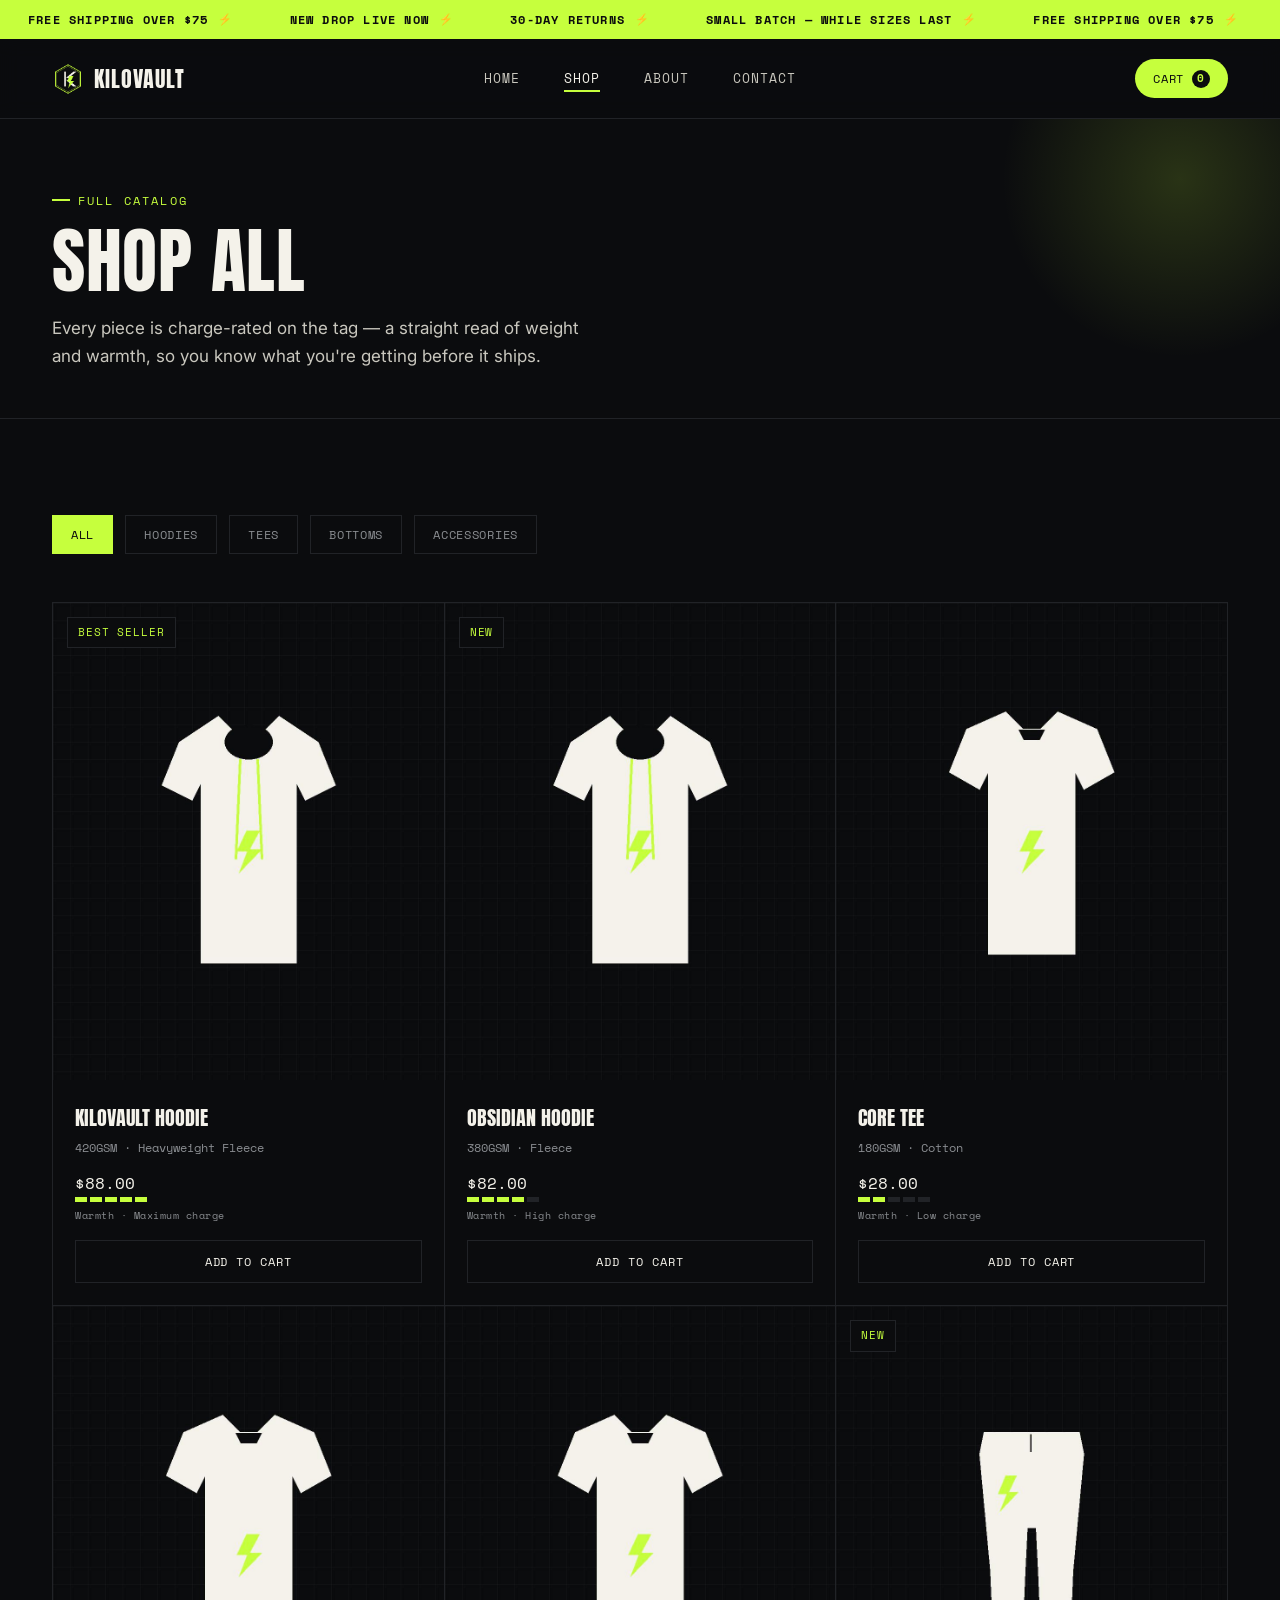
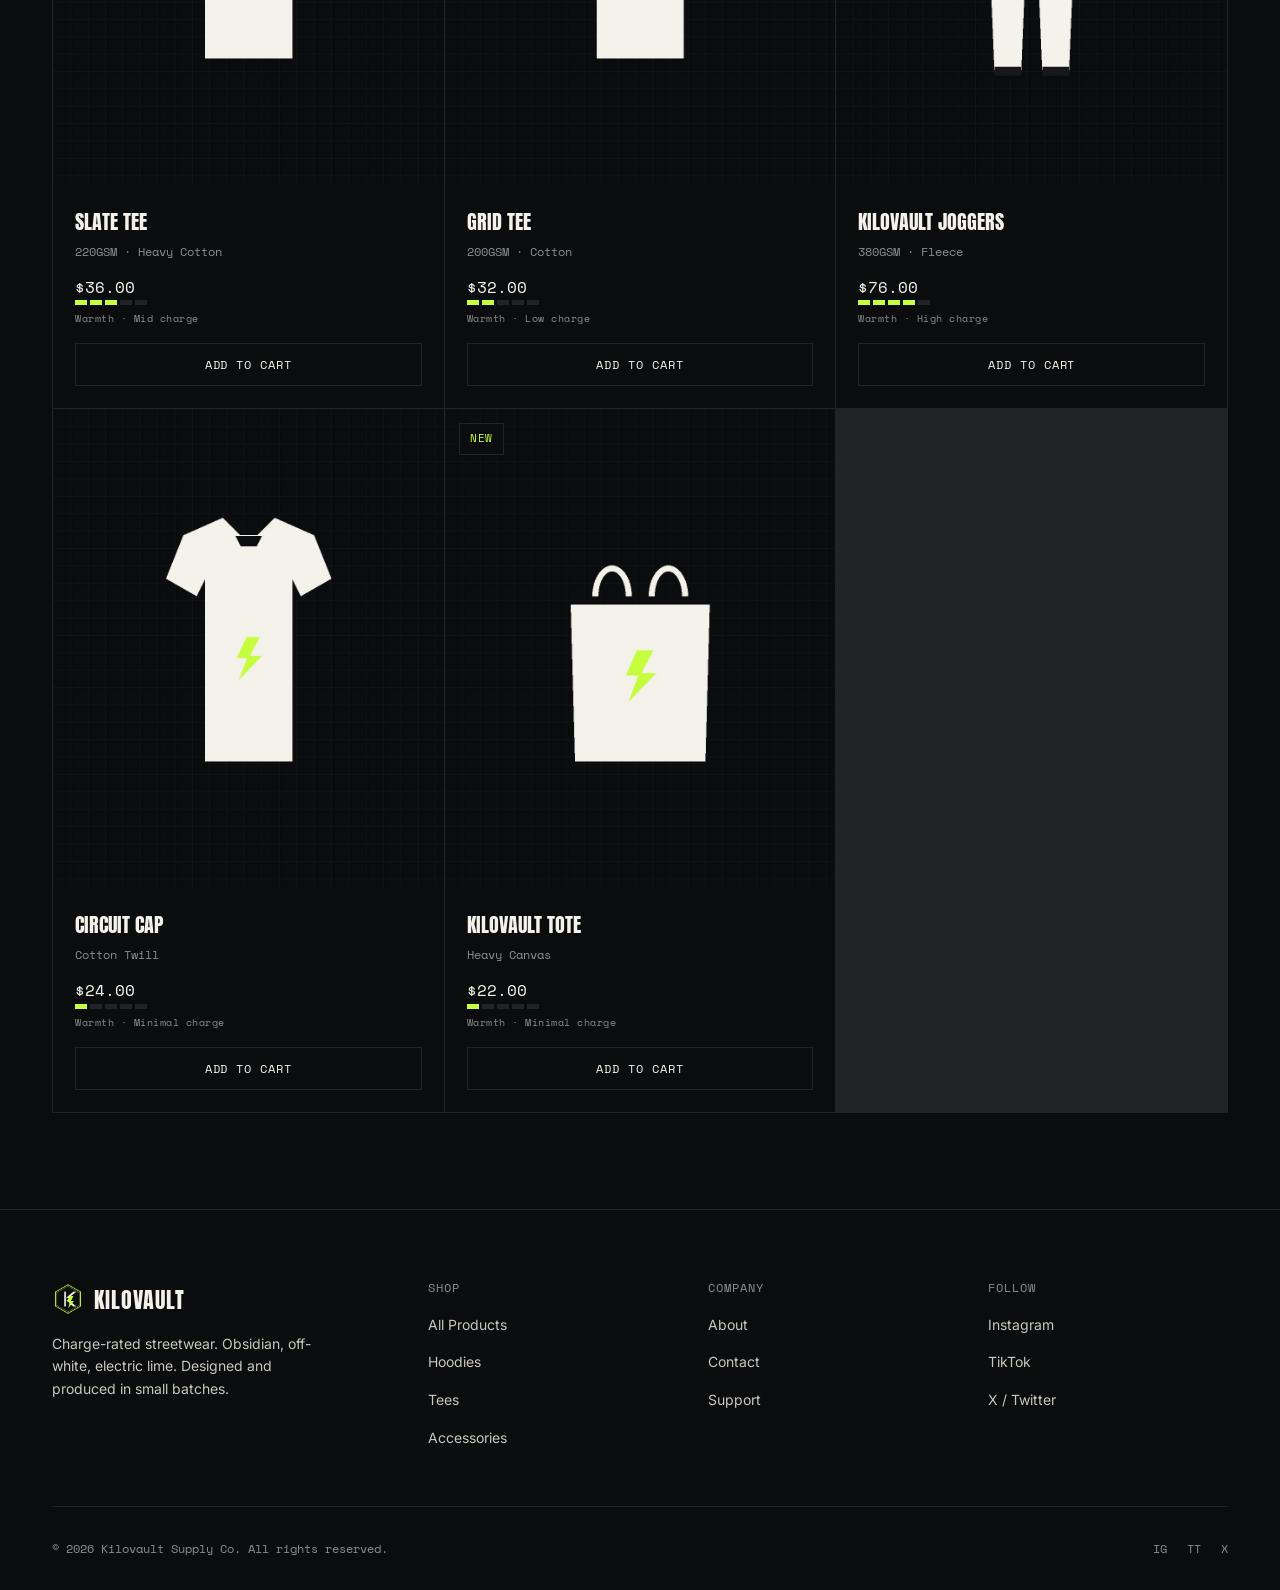
<file: shop.html>
<!DOCTYPE html>
<html lang="en">
<head>
<meta charset="UTF-8">
<meta name="viewport" content="width=device-width, initial-scale=1.0">
<title>Shop — KILOVAULT</title>
<meta name="description" content="Shop KILOVAULT hoodies, tees, and accessories — charge-rated for weight and warmth. Obsidian, off-white, electric lime.">
<link rel="icon" href="images/logo.png" type="image/png">
<link rel="preconnect" href="https://fonts.googleapis.com">
<link rel="preconnect" href="https://fonts.gstatic.com" crossorigin>
<link href="https://fonts.googleapis.com/css2?family=Anton&family=Inter:wght@400;500;600;700&family=Space+Mono:wght@400;700&display=swap" rel="stylesheet">
<link rel="stylesheet" href="css/style.css">
</head>
<body>

<div class="promo-bar" aria-hidden="true">
  <div class="promo-track">
    <span>Free shipping over $75</span>
    <span>New drop live now</span>
    <span>30-day returns</span>
    <span>Small batch — while sizes last</span>
    <span>Free shipping over $75</span>
    <span>New drop live now</span>
    <span>30-day returns</span>
    <span>Small batch — while sizes last</span>
  </div>
</div>

<header class="site-header">
  <nav class="nav">
    <a href="index.html" class="brand">
      <img src="images/logo.png" alt="Kilovault logo">
      KILOVAULT
    </a>
    <ul class="nav-links">
      <li><a href="index.html">Home</a></li>
      <li><a href="shop.html" aria-current="page">Shop</a></li>
      <li><a href="about.html">About</a></li>
      <li><a href="contact.html">Contact</a></li>
    </ul>
    <div class="nav-actions">
      <a href="cart.html" class="cart-btn" aria-label="View cart">
        Cart <span class="cart-count">0</span>
      </a>
      <button class="nav-toggle" aria-label="Toggle menu" aria-expanded="false">
        <span></span><span></span><span></span>
      </button>
    </div>
  </nav>
</header>

<main>

  <section class="page-header">
    <div class="wrap">
      <span class="eyebrow">Full Catalog</span>
      <h1>Shop All</h1>
      <p>Every piece is charge-rated on the tag — a straight read of weight and warmth, so you know what you're getting before it ships.</p>
    </div>
  </section>

  <section class="section">
    <div class="wrap">

      <div class="filter-bar" role="tablist" aria-label="Filter products by category">
        <button class="filter-btn active" data-filter="all">All</button>
        <button class="filter-btn" data-filter="hoodies">Hoodies</button>
        <button class="filter-btn" data-filter="tees">Tees</button>
        <button class="filter-btn" data-filter="bottoms">Bottoms</button>
        <button class="filter-btn" data-filter="accessories">Accessories</button>
      </div>

      <div class="product-grid">

        <article class="product-card" data-category="hoodies">
          <div class="product-media">
            <span class="product-tag">Best Seller</span>
            <img src="images/hoodie1.jpg" alt="Kilovault Hoodie in obsidian with electric lime chest mark">
          </div>
          <div class="product-info">
            <div class="name">Kilovault Hoodie</div>
            <div class="spec">420GSM · Heavyweight Fleece</div>
            <div class="product-foot">
              <span class="price">$88.00</span>
            </div>
            <div class="charge-meter" aria-hidden="true">
              <span class="seg on"></span><span class="seg on"></span><span class="seg on"></span><span class="seg on"></span><span class="seg on"></span>
            </div>
            <span class="charge-label">Warmth · Maximum charge</span>
            <button class="add-btn" data-id="hoodie1" data-name="Kilovault Hoodie" data-price="88.00" data-spec="420GSM · Heavyweight Fleece" data-image="images/hoodie1.jpg">Add to Cart</button>
          </div>
        </article>

        <article class="product-card" data-category="hoodies">
          <div class="product-media">
            <span class="product-tag">New</span>
            <img src="images/hoodie2.jpg" alt="Obsidian Hoodie with electric lime chest mark">
          </div>
          <div class="product-info">
            <div class="name">Obsidian Hoodie</div>
            <div class="spec">380GSM · Fleece</div>
            <div class="product-foot">
              <span class="price">$82.00</span>
            </div>
            <div class="charge-meter" aria-hidden="true">
              <span class="seg on"></span><span class="seg on"></span><span class="seg on"></span><span class="seg on"></span><span class="seg"></span>
            </div>
            <span class="charge-label">Warmth · High charge</span>
            <button class="add-btn" data-id="hoodie2" data-name="Obsidian Hoodie" data-price="82.00" data-spec="380GSM · Fleece" data-image="images/hoodie2.jpg">Add to Cart</button>
          </div>
        </article>

        <article class="product-card" data-category="tees">
          <div class="product-media">
            <img src="images/tshirt1.jpg" alt="Core Tee in off-white with electric lime bolt mark">
          </div>
          <div class="product-info">
            <div class="name">Core Tee</div>
            <div class="spec">180GSM · Cotton</div>
            <div class="product-foot">
              <span class="price">$28.00</span>
            </div>
            <div class="charge-meter" aria-hidden="true">
              <span class="seg on"></span><span class="seg on"></span><span class="seg"></span><span class="seg"></span><span class="seg"></span>
            </div>
            <span class="charge-label">Warmth · Low charge</span>
            <button class="add-btn" data-id="tshirt1" data-name="Core Tee" data-price="28.00" data-spec="180GSM · Cotton" data-image="images/tshirt1.jpg">Add to Cart</button>
          </div>
        </article>

        <article class="product-card" data-category="tees">
          <div class="product-media">
            <img src="images/tshirt2.jpg" alt="Slate Tee in off-white with electric lime bolt mark">
          </div>
          <div class="product-info">
            <div class="name">Slate Tee</div>
            <div class="spec">220GSM · Heavy Cotton</div>
            <div class="product-foot">
              <span class="price">$36.00</span>
            </div>
            <div class="charge-meter" aria-hidden="true">
              <span class="seg on"></span><span class="seg on"></span><span class="seg on"></span><span class="seg"></span><span class="seg"></span>
            </div>
            <span class="charge-label">Warmth · Mid charge</span>
            <button class="add-btn" data-id="tshirt2" data-name="Slate Tee" data-price="36.00" data-spec="220GSM · Heavy Cotton" data-image="images/tshirt2.jpg">Add to Cart</button>
          </div>
        </article>

        <article class="product-card" data-category="tees">
          <div class="product-media">
            <img src="images/tshirt3.jpg" alt="Grid Tee in off-white with electric lime bolt mark">
          </div>
          <div class="product-info">
            <div class="name">Grid Tee</div>
            <div class="spec">200GSM · Cotton</div>
            <div class="product-foot">
              <span class="price">$32.00</span>
            </div>
            <div class="charge-meter" aria-hidden="true">
              <span class="seg on"></span><span class="seg on"></span><span class="seg"></span><span class="seg"></span><span class="seg"></span>
            </div>
            <span class="charge-label">Warmth · Low charge</span>
            <button class="add-btn" data-id="tshirt3" data-name="Grid Tee" data-price="32.00" data-spec="200GSM · Cotton" data-image="images/tshirt3.jpg">Add to Cart</button>
          </div>
        </article>

        <article class="product-card" data-category="bottoms">
          <div class="product-media">
            <span class="product-tag">New</span>
            <img src="images/joggers1.jpg" alt="Kilovault Joggers in off-white with electric lime bolt mark">
          </div>
          <div class="product-info">
            <div class="name">Kilovault Joggers</div>
            <div class="spec">380GSM · Fleece</div>
            <div class="product-foot">
              <span class="price">$76.00</span>
            </div>
            <div class="charge-meter" aria-hidden="true">
              <span class="seg on"></span><span class="seg on"></span><span class="seg on"></span><span class="seg on"></span><span class="seg"></span>
            </div>
            <span class="charge-label">Warmth · High charge</span>
            <button class="add-btn" data-id="joggers1" data-name="Kilovault Joggers" data-price="76.00" data-spec="380GSM · Fleece" data-image="images/joggers1.jpg">Add to Cart</button>
          </div>
        </article>

        <article class="product-card" data-category="accessories">
          <div class="product-media">
            <img src="images/cap1.jpg" alt="Circuit Cap in off-white with electric lime bolt mark">
          </div>
          <div class="product-info">
            <div class="name">Circuit Cap</div>
            <div class="spec">Cotton Twill</div>
            <div class="product-foot">
              <span class="price">$24.00</span>
            </div>
            <div class="charge-meter" aria-hidden="true">
              <span class="seg on"></span><span class="seg"></span><span class="seg"></span><span class="seg"></span><span class="seg"></span>
            </div>
            <span class="charge-label">Warmth · Minimal charge</span>
            <button class="add-btn" data-id="cap1" data-name="Circuit Cap" data-price="24.00" data-spec="Cotton Twill" data-image="images/cap1.jpg">Add to Cart</button>
          </div>
        </article>

        <article class="product-card" data-category="accessories">
          <div class="product-media">
            <span class="product-tag">New</span>
            <img src="images/tote1.jpg" alt="Kilovault Tote bag in off-white with electric lime bolt mark">
          </div>
          <div class="product-info">
            <div class="name">Kilovault Tote</div>
            <div class="spec">Heavy Canvas</div>
            <div class="product-foot">
              <span class="price">$22.00</span>
            </div>
            <div class="charge-meter" aria-hidden="true">
              <span class="seg on"></span><span class="seg"></span><span class="seg"></span><span class="seg"></span><span class="seg"></span>
            </div>
            <span class="charge-label">Warmth · Minimal charge</span>
            <button class="add-btn" data-id="tote1" data-name="Kilovault Tote" data-price="22.00" data-spec="Heavy Canvas" data-image="images/tote1.jpg">Add to Cart</button>
          </div>
        </article>

      </div>
    </div>
  </section>

</main>

<footer class="site-footer">
  <div class="wrap">
    <div class="footer-top">
      <div class="footer-brand">
        <a href="index.html" class="brand">
          <img src="images/logo.png" alt="Kilovault logo">
          KILOVAULT
        </a>
        <p>Charge-rated streetwear. Obsidian, off-white, electric lime. Designed and produced in small batches.</p>
      </div>
      <div class="footer-col">
        <h4>Shop</h4>
        <ul>
          <li><a href="shop.html">All Products</a></li>
          <li><a href="shop.html">Hoodies</a></li>
          <li><a href="shop.html">Tees</a></li>
          <li><a href="shop.html">Accessories</a></li>
        </ul>
      </div>
      <div class="footer-col">
        <h4>Company</h4>
        <ul>
          <li><a href="about.html">About</a></li>
          <li><a href="contact.html">Contact</a></li>
          <li><a href="contact.html">Support</a></li>
        </ul>
      </div>
      <div class="footer-col">
        <h4>Follow</h4>
        <ul>
          <li><a href="#">Instagram</a></li>
          <li><a href="#">TikTok</a></li>
          <li><a href="#">X / Twitter</a></li>
        </ul>
      </div>
    </div>
    <div class="footer-bottom">
      <span>© 2026 Kilovault Supply Co. All rights reserved.</span>
      <div class="socials">
        <a href="#" aria-label="Instagram">IG</a>
        <a href="#" aria-label="TikTok">TT</a>
        <a href="#" aria-label="X / Twitter">X</a>
      </div>
    </div>
  </div>
</footer>

<script src="js/script.js"></script>
</body>
</html>
</file>
<file: css/style.css>
/* =========================================================
   KILOVAULT — Obsidian / Off-White / Electric Lime design system
   ========================================================= */

:root {
  --obsidian:      #0B0C0E;
  --obsidian-soft: #16181B;
  --obsidian-line: #212327;
  --off-white:     #F4F2EA;
  --off-white-dim: #C9C7BE;
  --lime:          #C6FF3D;
  --lime-dim:      #9FE01A;
  --stone:         #8A8D91;

  --font-display: 'Anton', sans-serif;
  --font-body: 'Inter', -apple-system, BlinkMacSystemFont, sans-serif;
  --font-mono: 'Space Mono', monospace;

  --container: 1240px;
  --radius: 2px;
}

* { margin: 0; padding: 0; box-sizing: border-box; }

html { scroll-behavior: smooth; }

body {
  background: var(--obsidian);
  color: var(--off-white);
  font-family: var(--font-body);
  font-size: 16px;
  line-height: 1.6;
  -webkit-font-smoothing: antialiased;
}

img { max-width: 100%; display: block; }

a { color: inherit; text-decoration: none; }

ul { list-style: none; }

button { font-family: inherit; cursor: pointer; border: none; background: none; color: inherit; }

:focus-visible {
  outline: 2px solid var(--lime);
  outline-offset: 3px;
}

.wrap {
  max-width: var(--container);
  margin: 0 auto;
  padding: 0 32px;
}

.eyebrow {
  font-family: var(--font-mono);
  font-size: 12px;
  letter-spacing: 0.18em;
  text-transform: uppercase;
  color: var(--lime);
  display: inline-flex;
  align-items: center;
  gap: 8px;
}

.eyebrow::before {
  content: "";
  width: 18px;
  height: 2px;
  background: var(--lime);
  display: inline-block;
}

h1, h2, h3, h4 {
  font-family: var(--font-display);
  font-weight: 400;
  text-transform: uppercase;
  letter-spacing: 0.01em;
  line-height: 1.02;
}

h1 { font-size: clamp(48px, 8vw, 108px); }
h2 { font-size: clamp(32px, 5vw, 56px); }
h3 { font-size: clamp(20px, 2.6vw, 28px); }

p { color: var(--off-white-dim); }

.section {
  padding: 96px 0;
  border-bottom: 1px solid var(--obsidian-line);
}

.section-tight { padding: 64px 0; }

/* ---------- Buttons ---------- */

.btn {
  display: inline-flex;
  align-items: center;
  gap: 10px;
  font-family: var(--font-mono);
  font-size: 13px;
  letter-spacing: 0.08em;
  text-transform: uppercase;
  padding: 16px 28px;
  border-radius: var(--radius);
  transition: transform 0.15s ease, background 0.15s ease, color 0.15s ease;
}

.btn-primary {
  background: var(--lime);
  color: var(--obsidian);
}

.btn-primary:hover { background: var(--off-white); transform: translateY(-2px); }

.btn-outline {
  background: transparent;
  color: var(--off-white);
  border: 1px solid var(--obsidian-line);
}

.btn-outline:hover {
  border-color: var(--lime);
  color: var(--lime);
  transform: translateY(-2px);
}

.btn-arrow { transition: transform 0.15s ease; }
.btn:hover .btn-arrow { transform: translateX(4px); }

/* ---------- Header / Nav ---------- */

.site-header {
  position: sticky;
  top: 0;
  z-index: 100;
  background: rgba(11, 12, 14, 0.86);
  backdrop-filter: blur(10px);
  border-bottom: 1px solid var(--obsidian-line);
}

.nav {
  display: grid;
  grid-template-columns: 1fr auto 1fr;
  align-items: center;
  padding: 20px 32px;
  max-width: var(--container);
  margin: 0 auto;
}

.brand {
  display: flex;
  align-items: center;
  gap: 10px;
  font-family: var(--font-display);
  font-size: 22px;
  letter-spacing: 0.04em;
  text-transform: uppercase;
}

.brand img { width: 32px; height: 32px; }

.nav-links {
  display: flex;
  justify-content: center;
  align-items: center;
  gap: 44px;
  font-family: var(--font-mono);
  font-size: 13px;
  letter-spacing: 0.08em;
  text-transform: uppercase;
}

.nav-actions { justify-self: end; }

.nav-links a {
  position: relative;
  padding-bottom: 4px;
  color: var(--off-white-dim);
  transition: color 0.15s ease;
}

.nav-links a::after {
  content: "";
  position: absolute;
  left: 0;
  bottom: 0;
  height: 2px;
  width: 0;
  background: var(--lime);
  transition: width 0.2s ease;
}

.nav-links a:hover,
.nav-links a[aria-current="page"] { color: var(--off-white); }
.nav-links a:hover::after,
.nav-links a[aria-current="page"]::after { width: 100%; }

.nav-actions { display: flex; align-items: center; gap: 20px; }

.cart-btn {
  display: flex;
  align-items: center;
  gap: 8px;
  font-family: var(--font-mono);
  font-size: 12px;
  letter-spacing: 0.06em;
  text-transform: uppercase;
  color: var(--obsidian);
  background: var(--lime);
  padding: 10px 18px;
  border-radius: 999px;
  transition: background 0.15s ease, transform 0.15s ease;
}

.cart-btn:hover { background: var(--off-white); transform: translateY(-1px); }

.cart-count {
  background: var(--obsidian);
  color: var(--lime);
  font-size: 11px;
  font-weight: 700;
  width: 18px;
  height: 18px;
  border-radius: 50%;
  display: flex;
  align-items: center;
  justify-content: center;
}

.nav-toggle {
  display: none;
  flex-direction: column;
  gap: 5px;
  width: 26px;
}

.nav-toggle span {
  height: 2px;
  background: var(--off-white);
  display: block;
  transition: transform 0.2s ease, opacity 0.2s ease;
}

/* ---------- Hero ---------- */

.hero {
  position: relative;
  padding: 88px 0 96px;
  overflow: hidden;
}

.hero-bg {
  position: absolute;
  inset: 0;
  z-index: 0;
  opacity: 0.5;
  background-image: linear-gradient(90deg, rgba(11,12,14,1) 0%, rgba(11,12,14,0.55) 45%, rgba(11,12,14,0.15) 100%), url('../images/hero-bg.jpg');
  background-size: cover;
  background-position: center;
}

.hero .wrap { position: relative; z-index: 1; }

.hero-content { max-width: 680px; }

.hero h1 { margin: 18px 0 24px; }

.hero h1 .accent { color: var(--lime); }

.hero-sub {
  font-size: 18px;
  max-width: 480px;
  margin-bottom: 36px;
}

.hero-cta { display: flex; gap: 16px; flex-wrap: wrap; }

.hero-stats {
  display: flex;
  gap: 48px;
  margin-top: 64px;
  flex-wrap: wrap;
}

.hero-stat .num {
  font-family: var(--font-display);
  font-size: 32px;
  color: var(--lime);
}

.hero-stat .label {
  font-family: var(--font-mono);
  font-size: 12px;
  letter-spacing: 0.08em;
  text-transform: uppercase;
  color: var(--stone);
}

/* ---------- Divider (signature voltage line) ---------- */

.volt-divider {
  height: 24px;
  width: 100%;
  display: block;
}

/* ---------- Product Grid ---------- */

.section-head {
  display: flex;
  justify-content: space-between;
  align-items: flex-end;
  margin-bottom: 48px;
  gap: 24px;
  flex-wrap: wrap;
}

.section-head h2 { margin-top: 10px; }

.product-grid {
  display: grid;
  grid-template-columns: repeat(3, 1fr);
  gap: 1px;
  background: var(--obsidian-line);
  border: 1px solid var(--obsidian-line);
}

.product-card {
  background: var(--obsidian);
  padding: 0;
  position: relative;
  overflow: hidden;
}

.product-media {
  position: relative;
  aspect-ratio: 9 / 11;
  overflow: hidden;
  background: var(--obsidian-soft);
}

.product-media img {
  width: 100%;
  height: 100%;
  object-fit: cover;
  transition: transform 0.4s ease;
}

.product-card:hover .product-media img { transform: scale(1.04); }

.product-tag {
  position: absolute;
  top: 14px;
  left: 14px;
  font-family: var(--font-mono);
  font-size: 11px;
  letter-spacing: 0.08em;
  text-transform: uppercase;
  background: var(--obsidian);
  color: var(--lime);
  padding: 6px 10px;
  border: 1px solid var(--obsidian-line);
}

.product-info { padding: 22px; }

.product-info .name {
  font-family: var(--font-display);
  font-size: 20px;
  text-transform: uppercase;
  margin-bottom: 4px;
}

.product-info .spec {
  font-family: var(--font-mono);
  font-size: 12px;
  color: var(--stone);
  margin-bottom: 14px;
}

.product-foot {
  display: flex;
  justify-content: space-between;
  align-items: center;
}

.price {
  font-family: var(--font-mono);
  font-size: 16px;
  color: var(--off-white);
}

/* charge meter — signature element indicating garment weight/warmth */
.charge-meter {
  display: flex;
  gap: 3px;
  align-items: center;
}

.charge-meter .seg {
  width: 12px;
  height: 5px;
  background: var(--obsidian-line);
}

.charge-meter .seg.on { background: var(--lime); }

.charge-label {
  font-family: var(--font-mono);
  font-size: 10px;
  color: var(--stone);
  letter-spacing: 0.05em;
  margin-top: 6px;
  display: block;
}

.add-btn {
  display: flex;
  align-items: center;
  justify-content: center;
  gap: 8px;
  width: 100%;
  margin-top: 16px;
  padding: 12px;
  border: 1px solid var(--obsidian-line);
  background: transparent;
  color: var(--off-white);
  cursor: pointer;
  font-family: var(--font-mono);
  font-size: 12px;
  letter-spacing: 0.08em;
  text-transform: uppercase;
  text-align: center;
  transition: all 0.15s ease;
}

.add-btn:hover { background: var(--lime); color: var(--obsidian); border-color: var(--lime); }

.add-btn.is-added { background: var(--lime); color: var(--obsidian); border-color: var(--lime); }

/* ---------- Cart page ---------- */

.cart-layout {
  display: grid;
  grid-template-columns: 1.6fr 1fr;
  gap: 56px;
  align-items: start;
}

.cart-item {
  display: grid;
  grid-template-columns: 96px 1fr auto auto;
  gap: 20px;
  align-items: center;
  padding: 22px 0;
  border-bottom: 1px solid var(--obsidian-line);
}

.cart-item img {
  width: 96px;
  height: 110px;
  object-fit: cover;
  background: var(--obsidian-soft);
  border: 1px solid var(--obsidian-line);
}

.cart-item-name {
  font-family: var(--font-display);
  font-size: 18px;
  text-transform: uppercase;
  margin-bottom: 4px;
}

.cart-item-spec {
  font-family: var(--font-mono);
  font-size: 11px;
  color: var(--stone);
  text-transform: uppercase;
}

.cart-item-price {
  font-family: var(--font-mono);
  font-size: 15px;
  color: var(--off-white);
  white-space: nowrap;
}

.qty-control {
  display: flex;
  align-items: center;
  gap: 0;
  border: 1px solid var(--obsidian-line);
  width: fit-content;
}

.qty-control button {
  width: 32px;
  height: 32px;
  display: flex;
  align-items: center;
  justify-content: center;
  font-size: 16px;
  color: var(--off-white);
  transition: background 0.15s ease, color 0.15s ease;
}

.qty-control button:hover { background: var(--lime); color: var(--obsidian); }

.qty-control .qty-value {
  width: 34px;
  text-align: center;
  font-family: var(--font-mono);
  font-size: 13px;
}

.cart-remove {
  font-family: var(--font-mono);
  font-size: 11px;
  color: var(--stone);
  text-transform: uppercase;
  letter-spacing: 0.05em;
  margin-top: 8px;
  transition: color 0.15s ease;
}

.cart-remove:hover { color: #FF6B6B; }

.cart-empty {
  text-align: center;
  padding: 96px 24px;
  border: 1px dashed var(--obsidian-line);
  border-radius: 4px;
}

.cart-empty .icon {
  font-size: 40px;
  margin-bottom: 20px;
  color: var(--lime);
}

.cart-empty h2 { margin-bottom: 14px; }
.cart-empty p { max-width: 380px; margin: 0 auto 32px; }

.cart-summary {
  background: var(--obsidian-soft);
  border: 1px solid var(--obsidian-line);
  border-top: 3px solid var(--lime);
  border-radius: 4px;
  padding: 32px;
  position: sticky;
  top: 100px;
}

.cart-summary h3 { margin-bottom: 20px; }

.summary-row {
  display: flex;
  justify-content: space-between;
  font-family: var(--font-mono);
  font-size: 13px;
  color: var(--off-white-dim);
  padding: 10px 0;
  border-bottom: 1px solid var(--obsidian-line);
}

.summary-row.total {
  color: var(--off-white);
  font-size: 16px;
  border-bottom: none;
  padding-top: 16px;
}

.summary-row.total .amt { color: var(--lime); }

.social-cta-card {
  margin-top: 24px;
  padding: 24px;
  background: var(--obsidian);
  border: 1px solid var(--obsidian-line);
  border-radius: 4px;
}

.social-cta-card .eyebrow { margin-bottom: 12px; }

.social-cta-card p { font-size: 14px; margin-bottom: 20px; }

.social-cta-card .btn { width: 100%; justify-content: center; margin-bottom: 10px; }

.copy-btn {
  width: 100%;
  justify-content: center;
  border: 1px solid var(--obsidian-line);
  color: var(--off-white-dim);
}

.copy-btn:hover { border-color: var(--lime); color: var(--lime); }

.copy-btn.copied { border-color: var(--lime); color: var(--lime); }

.reassure-row {
  display: flex;
  gap: 14px;
  margin-top: 28px;
  padding-top: 24px;
  border-top: 1px solid var(--obsidian-line);
}

.reassure-item {
  flex: 1;
  text-align: center;
}

.reassure-item .ic {
  color: var(--lime);
  font-size: 18px;
  margin-bottom: 8px;
}

.reassure-item .txt {
  font-family: var(--font-mono);
  font-size: 10px;
  color: var(--stone);
  text-transform: uppercase;
  letter-spacing: 0.04em;
  line-height: 1.4;
}

/* ---------- Filter bar (shop page) ---------- */

.filter-bar {
  display: flex;
  gap: 12px;
  flex-wrap: wrap;
  margin-bottom: 48px;
}

.filter-btn {
  font-family: var(--font-mono);
  font-size: 12px;
  letter-spacing: 0.06em;
  text-transform: uppercase;
  padding: 10px 18px;
  border: 1px solid var(--obsidian-line);
  color: var(--stone);
  transition: all 0.15s ease;
}

.filter-btn:hover { color: var(--off-white); border-color: var(--off-white-dim); }

.filter-btn.active {
  background: var(--lime);
  color: var(--obsidian);
  border-color: var(--lime);
}

/* ---------- Statement / About blocks ---------- */

.statement {
  display: grid;
  grid-template-columns: 1fr 1fr;
  gap: 64px;
  align-items: center;
}

.statement h2 { margin: 16px 0 24px; }

.statement-media {
  aspect-ratio: 4/5;
  background: var(--obsidian-soft);
  overflow: hidden;
  border: 1px solid var(--obsidian-line);
}

.statement-media img { width: 100%; height: 100%; object-fit: cover; }

/* ---------- Values / feature list ---------- */

.value-list {
  display: grid;
  grid-template-columns: repeat(3, 1fr);
  gap: 1px;
  background: var(--obsidian-line);
  border: 1px solid var(--obsidian-line);
  margin-top: 48px;
}

.value-item {
  background: var(--obsidian);
  padding: 32px;
}

.value-item .mark {
  color: var(--lime);
  font-family: var(--font-mono);
  font-size: 13px;
  margin-bottom: 16px;
  display: block;
}

.value-item h3 { margin-bottom: 10px; }

/* ---------- Timeline (about page) ---------- */

.timeline { margin-top: 56px; }

.timeline-row {
  display: grid;
  grid-template-columns: 120px 1fr;
  gap: 32px;
  padding: 28px 0;
  border-top: 1px solid var(--obsidian-line);
}

.timeline-row:last-child { border-bottom: 1px solid var(--obsidian-line); }

.timeline-row .year {
  font-family: var(--font-mono);
  color: var(--lime);
  font-size: 15px;
}

/* ---------- Team ---------- */

.team-grid {
  display: grid;
  grid-template-columns: repeat(4, 1fr);
  gap: 32px;
  margin-top: 48px;
}

.team-card .photo {
  aspect-ratio: 1;
  background: var(--obsidian-soft);
  border: 1px solid var(--obsidian-line);
  margin-bottom: 14px;
  display: flex;
  align-items: center;
  justify-content: center;
  font-family: var(--font-display);
  font-size: 40px;
  color: var(--obsidian-line);
}

.team-card .role {
  font-family: var(--font-mono);
  font-size: 12px;
  color: var(--stone);
  text-transform: uppercase;
}

/* ---------- Contact ---------- */

.contact-grid {
  display: grid;
  grid-template-columns: 1fr 1fr;
  gap: 72px;
}

.field {
  margin-bottom: 24px;
}

.field label {
  display: block;
  font-family: var(--font-mono);
  font-size: 12px;
  letter-spacing: 0.06em;
  text-transform: uppercase;
  color: var(--stone);
  margin-bottom: 10px;
}

.field input,
.field textarea,
.field select {
  width: 100%;
  background: var(--obsidian-soft);
  border: 1px solid var(--obsidian-line);
  color: var(--off-white);
  padding: 14px 16px;
  font-family: var(--font-body);
  font-size: 15px;
  border-radius: var(--radius);
  transition: border-color 0.15s ease;
}

.field input:focus,
.field textarea:focus,
.field select:focus {
  outline: none;
  border-color: var(--lime);
}

.field textarea { resize: vertical; min-height: 140px; }

.field-error {
  color: #FF6B6B;
  font-family: var(--font-mono);
  font-size: 12px;
  margin-top: 8px;
  display: none;
}

.field.has-error input,
.field.has-error textarea { border-color: #FF6B6B; }

.field.has-error .field-error { display: block; }

.form-status {
  margin-top: 20px;
  font-family: var(--font-mono);
  font-size: 13px;
  color: var(--lime);
  display: none;
}

.form-status.visible { display: block; }

.contact-info-item {
  padding: 24px 0;
  border-top: 1px solid var(--obsidian-line);
}

.contact-info-item:last-child { border-bottom: 1px solid var(--obsidian-line); }

.contact-info-item .mark {
  font-family: var(--font-mono);
  font-size: 12px;
  color: var(--lime);
  text-transform: uppercase;
  letter-spacing: 0.06em;
  display: block;
  margin-bottom: 8px;
}

.contact-info-item .val { font-size: 18px; color: var(--off-white); }

.map-block {
  margin-top: 32px;
  aspect-ratio: 16/9;
  background: var(--obsidian-soft);
  border: 1px solid var(--obsidian-line);
  display: flex;
  align-items: center;
  justify-content: center;
  font-family: var(--font-mono);
  font-size: 12px;
  color: var(--stone);
  letter-spacing: 0.06em;
  text-transform: uppercase;
}

/* ---------- Newsletter band ---------- */

.newsletter {
  background: var(--lime);
  color: var(--obsidian);
  padding: 64px 0;
}

.newsletter .wrap {
  display: flex;
  justify-content: space-between;
  align-items: center;
  gap: 32px;
  flex-wrap: wrap;
}

.newsletter h2 { color: var(--obsidian); max-width: 480px; }

.newsletter-form {
  display: flex;
  gap: 0;
  min-width: 340px;
  flex: 1;
  max-width: 440px;
}

.newsletter-form input {
  flex: 1;
  padding: 16px 18px;
  border: 2px solid var(--obsidian);
  background: transparent;
  font-family: var(--font-mono);
  font-size: 14px;
  color: var(--obsidian);
}

.newsletter-form input::placeholder { color: rgba(11,12,14,0.55); }

.newsletter-form button {
  background: var(--obsidian);
  color: var(--lime);
  padding: 0 24px;
  font-family: var(--font-mono);
  font-size: 13px;
  letter-spacing: 0.06em;
  text-transform: uppercase;
  white-space: nowrap;
}

/* ---------- Footer ---------- */

.site-footer {
  padding: 72px 0 32px;
}

.footer-top {
  display: grid;
  grid-template-columns: 1.4fr 1fr 1fr 1fr;
  gap: 40px;
  padding-bottom: 56px;
}

.footer-brand .brand { margin-bottom: 16px; }

.footer-brand p { max-width: 280px; font-size: 14px; }

.footer-col h4 {
  font-family: var(--font-mono);
  font-size: 12px;
  letter-spacing: 0.08em;
  text-transform: uppercase;
  color: var(--stone);
  font-weight: 400;
  margin-bottom: 18px;
}

.footer-col ul { display: flex; flex-direction: column; gap: 12px; }

.footer-col a { color: var(--off-white-dim); font-size: 14px; transition: color 0.15s ease; }
.footer-col a:hover { color: var(--lime); }

.footer-bottom {
  display: flex;
  justify-content: space-between;
  align-items: center;
  padding-top: 32px;
  border-top: 1px solid var(--obsidian-line);
  font-family: var(--font-mono);
  font-size: 12px;
  color: var(--stone);
  flex-wrap: wrap;
  gap: 16px;
}

.socials { display: flex; gap: 20px; }
.socials a { color: var(--stone); }
.socials a:hover { color: var(--lime); }

/* ---------- Page header (shop/about/contact) ---------- */

.page-header {
  padding: 64px 0 48px;
  border-bottom: 1px solid var(--obsidian-line);
  position: relative;
  overflow: hidden;
}

.page-header::after {
  content: "";
  position: absolute;
  top: -120px;
  right: -80px;
  width: 360px;
  height: 360px;
  background: radial-gradient(circle, rgba(198,255,61,0.16) 0%, rgba(198,255,61,0) 70%);
  pointer-events: none;
}

.page-header h1 { font-size: clamp(40px, 6vw, 72px); margin-top: 14px; }
.page-header p { max-width: 560px; margin-top: 18px; font-size: 17px; }

/* ---------- Promo bar ---------- */

.promo-bar {
  background: var(--lime);
  color: var(--obsidian);
  overflow: hidden;
  white-space: nowrap;
  position: relative;
}

.promo-track {
  display: flex;
  width: max-content;
  animation: promo-scroll 22s linear infinite;
}

.promo-track span {
  font-family: var(--font-mono);
  font-size: 12px;
  font-weight: 700;
  letter-spacing: 0.1em;
  text-transform: uppercase;
  padding: 10px 28px;
  display: inline-flex;
  align-items: center;
  gap: 10px;
}

.promo-track span::after {
  content: "\26A1";
  font-size: 11px;
}

@keyframes promo-scroll {
  from { transform: translateX(0); }
  to { transform: translateX(-50%); }
}

@media (prefers-reduced-motion: reduce) {
  .promo-track { animation: none; }
}

/* ---------- Category cards (light section) ---------- */

.section-light {
  background: var(--off-white);
  color: var(--obsidian);
  border-bottom: 1px solid var(--obsidian);
}

.section-light .eyebrow { color: var(--lime-dim); }
.section-light .eyebrow::before { background: var(--lime-dim); }
.section-light h2 { color: var(--obsidian); }
.section-light p { color: #4A4A46; }

.category-grid {
  display: grid;
  grid-template-columns: repeat(3, 1fr);
  gap: 24px;
  margin-top: 48px;
}

.category-card {
  position: relative;
  aspect-ratio: 3/4;
  overflow: hidden;
  border-radius: 4px;
  background: var(--obsidian);
  border: 2px solid var(--obsidian);
  display: block;
}

.category-card img {
  width: 100%;
  height: 100%;
  object-fit: cover;
  transition: transform 0.45s ease;
}

.category-card::before {
  content: "";
  position: absolute;
  inset: 0;
  background: linear-gradient(180deg, rgba(11,12,14,0) 30%, rgba(11,12,14,0.92) 100%);
  z-index: 1;
  transition: background 0.3s ease;
}

.category-card:hover img { transform: scale(1.08); }

.category-card:hover::before {
  background: linear-gradient(180deg, rgba(198,255,61,0.15) 0%, rgba(11,12,14,0.95) 100%);
}

.category-label {
  position: absolute;
  bottom: 0;
  left: 0;
  right: 0;
  z-index: 2;
  padding: 26px;
  display: flex;
  justify-content: space-between;
  align-items: flex-end;
}

.category-label h3 { color: var(--off-white); margin-bottom: 6px; }

.category-label .count {
  font-family: var(--font-mono);
  font-size: 12px;
  color: var(--lime);
  text-transform: uppercase;
  letter-spacing: 0.06em;
}

.category-label .arrow {
  width: 40px;
  height: 40px;
  border-radius: 50%;
  background: var(--lime);
  color: var(--obsidian);
  display: flex;
  align-items: center;
  justify-content: center;
  font-size: 18px;
  flex-shrink: 0;
  transition: transform 0.2s ease;
}

.category-card:hover .arrow { transform: rotate(45deg); }

/* ---------- Testimonials ---------- */

.testimonial-grid {
  display: grid;
  grid-template-columns: repeat(3, 1fr);
  gap: 24px;
  margin-top: 48px;
}

.testimonial-card {
  background: var(--obsidian-soft);
  border: 1px solid var(--obsidian-line);
  border-top: 3px solid var(--lime);
  padding: 32px;
  border-radius: 4px;
}

.testimonial-stars {
  color: var(--lime);
  font-size: 14px;
  letter-spacing: 3px;
  margin-bottom: 18px;
}

.testimonial-quote {
  color: var(--off-white);
  font-size: 16px;
  line-height: 1.6;
  margin-bottom: 24px;
}

.testimonial-author {
  display: flex;
  align-items: center;
  gap: 12px;
}

.testimonial-avatar {
  width: 38px;
  height: 38px;
  border-radius: 50%;
  background: var(--lime);
  color: var(--obsidian);
  display: flex;
  align-items: center;
  justify-content: center;
  font-family: var(--font-mono);
  font-weight: 700;
  font-size: 13px;
}

.testimonial-name {
  font-size: 14px;
  color: var(--off-white);
  font-weight: 600;
}

.testimonial-role {
  font-family: var(--font-mono);
  font-size: 11px;
  color: var(--stone);
  text-transform: uppercase;
}

/* ---------- Gallery / community strip ---------- */

.gallery-strip {
  display: grid;
  grid-template-columns: repeat(5, 1fr);
  gap: 1px;
  background: var(--obsidian-line);
  border: 1px solid var(--obsidian-line);
  margin-top: 48px;
}

.gallery-item {
  position: relative;
  aspect-ratio: 1;
  overflow: hidden;
  background: var(--obsidian-soft);
}

.gallery-item img {
  width: 100%;
  height: 100%;
  object-fit: cover;
  transition: transform 0.35s ease, opacity 0.2s ease;
}

.gallery-item::after {
  content: "@kilovault \2197";
  position: absolute;
  inset: 0;
  display: flex;
  align-items: center;
  justify-content: center;
  background: rgba(198,255,61,0.88);
  color: var(--obsidian);
  font-family: var(--font-mono);
  font-size: 13px;
  font-weight: 700;
  letter-spacing: 0.04em;
  opacity: 0;
  transition: opacity 0.25s ease;
}

.gallery-item:hover::after { opacity: 1; }
.gallery-item:hover img { transform: scale(1.06); }

/* ---------- Stat band ---------- */

.stat-band {
  background: var(--obsidian-soft);
  border-top: 1px solid var(--obsidian-line);
  border-bottom: 1px solid var(--obsidian-line);
  padding: 56px 0;
}

.stat-band .wrap {
  display: grid;
  grid-template-columns: repeat(4, 1fr);
  gap: 24px;
  text-align: center;
}

.stat-band .num {
  font-family: var(--font-display);
  font-size: 44px;
  color: var(--lime);
}

.stat-band .label {
  font-family: var(--font-mono);
  font-size: 12px;
  letter-spacing: 0.08em;
  text-transform: uppercase;
  color: var(--stone);
  margin-top: 6px;
}

/* ---------- Responsive ---------- */

@media (max-width: 900px) {
  .nav-links { display: none; }
  .nav-toggle { display: flex; }

  .nav-links.open {
    display: flex;
    flex-direction: column;
    position: absolute;
    top: 100%;
    left: 0;
    right: 0;
    background: var(--obsidian);
    border-bottom: 1px solid var(--obsidian-line);
    padding: 24px 32px;
    gap: 20px;
  }

  .product-grid { grid-template-columns: repeat(2, 1fr); }
  .statement { grid-template-columns: 1fr; }
  .value-list { grid-template-columns: 1fr; }
  .team-grid { grid-template-columns: repeat(2, 1fr); }
  .contact-grid { grid-template-columns: 1fr; gap: 48px; }
  .footer-top { grid-template-columns: 1fr 1fr; }
  .category-grid { grid-template-columns: 1fr; }
  .testimonial-grid { grid-template-columns: 1fr; }
  .gallery-strip { grid-template-columns: repeat(3, 1fr); }
  .stat-band .wrap { grid-template-columns: repeat(2, 1fr); gap: 32px; }
  .nav { grid-template-columns: auto auto; }
  .cart-layout { grid-template-columns: 1fr; }
  .cart-summary { position: static; }
}

@media (max-width: 560px) {
  .cart-item { grid-template-columns: 72px 1fr; row-gap: 12px; }
  .cart-item img { width: 72px; height: 84px; }
  .cart-item .qty-control { grid-column: 2; }
}

@media (max-width: 560px) {
  .product-grid { grid-template-columns: 1fr; }
  .hero-stats { gap: 28px; }
  .footer-top { grid-template-columns: 1fr; }
  .newsletter .wrap { flex-direction: column; align-items: flex-start; }
  .newsletter-form { min-width: 0; width: 100%; }
  .gallery-strip { grid-template-columns: repeat(2, 1fr); }
  .stat-band .wrap { grid-template-columns: 1fr 1fr; }
}

@media (prefers-reduced-motion: reduce) {
  * { animation: none !important; transition: none !important; scroll-behavior: auto !important; }
}
</file>
